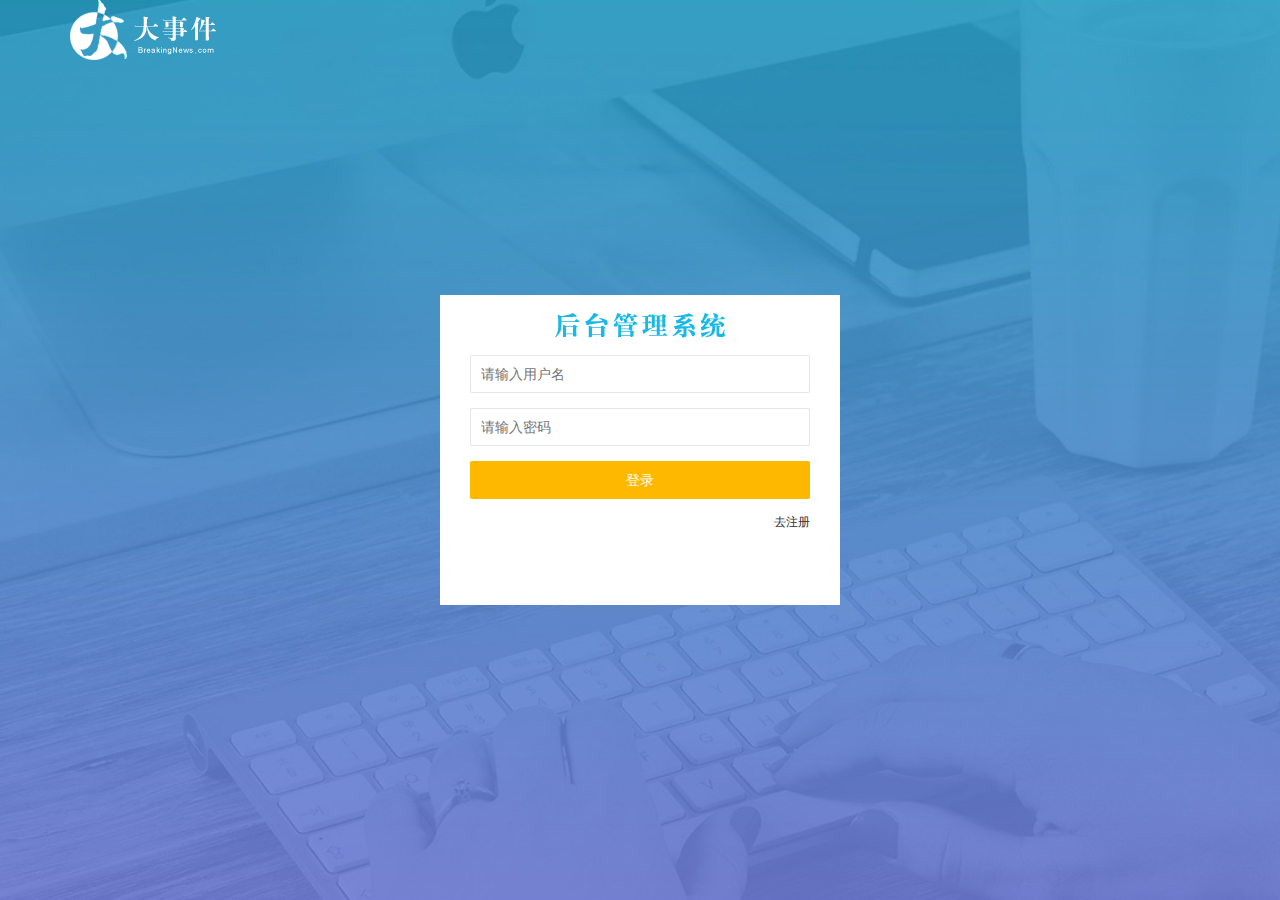
<file: login.html>
<!DOCTYPE html>
<html lang="en">

<head>
    <meta charset="UTF-8" />
    <meta name="viewport" content="width=device-width, initial-scale=1.0" />
    <title>大事件-登录/注册</title>
    <!-- 导入 LayUI 的样式 -->
    <link rel="stylesheet" href="./assets/lib/layui/css/layui.css" />

    <link rel="stylesheet" href="./assets/css/login.css" />
</head>

<body>
    <!-- 头部的 Logo 区域 -->
    <div class="layui-main">
        <img src="./assets/images/logo.png" alt="" />
    </div>
    <!-- 登录区域 -->
    <div class="loginAndRegBox">
        <div class="title-box"></div>
        <div class="login-box">
            <form class="layui-form login-layui-form" action="">
                <div class="layui-form-item">
                    <input type="text" name="username" required lay-verify="required" placeholder="请输入用户名"
                        autocomplete="off" class="layui-input">
                </div>
                <div class="layui-form-item">
                    <input type="text" name="password" required lay-verify="required|pwd" placeholder="请输入密码"
                        autocomplete="off" class="layui-input">
                </div>
                <div class="layui-form-item">
                    <button class="layui-btn layui-btn-fluid layui-btn-warm login_btn" lay-submit
                        lay-filter="formDemo">登录</button>
                </div>
                <div class="layui-form-item links">
                    <a href="javascript:;" id="link_reg">去注册</a>
                </div>
            </form>
        </div>
        <!-- 注册区域 -->
        <div class="reg-box" style="display: none;">
            <form class="layui-form reg-layui-form" action="">
                <div class="layui-form-item">
                    <input type="text" name="username" required lay-verify="required" placeholder="请输入用户名"
                        autocomplete="off" class="layui-input">
                </div>
                <div class="layui-form-item">

                    <input type="text" name="password" required lay-verify="required|pwd" placeholder="请输入密码"
                        autocomplete="off" class="layui-input oldpwd">
                </div>
                <div class="layui-form-item">
                    <input type="text" name="repassword" required lay-verify="required|samepwd" placeholder="请确认密码"
                        autocomplete="off" class="layui-input newpwd">
                </div>
                <div class="layui-form-item">
                    <button class="layui-btn layui-btn-fluid layui-btn-warm reg_btn" lay-submit
                        lay-filter="formDemo">注册</button>
                </div>
                <div class="layui-form-item links">
                    <a href="javascript:;" id="link_login">去登录</a>
                </div>
            </form>
        </div>
    </div>
    <script src="./assets/lib/layui/layui.all.js"></script>
    <script src="./assets/lib/jquery.js"></script>
    <script src="./assets/js/login.js"></script>
</body>

</html>
</file>
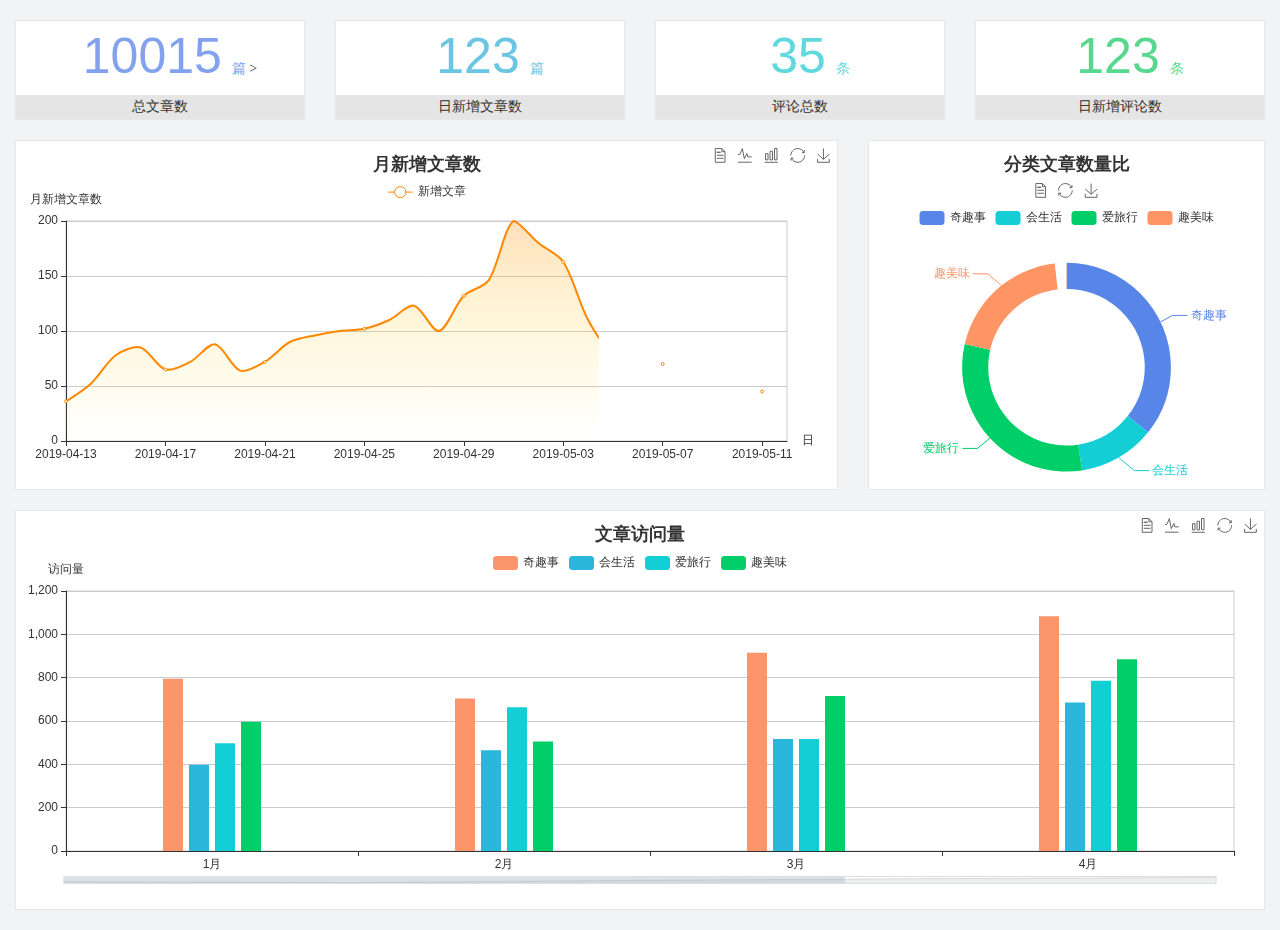
<file: home/dashboard.html>
<!DOCTYPE html>
<html lang="en">

<head>
  <meta charset="UTF-8">
  <meta name="viewport" content="width=device-width, initial-scale=1.0">
  <meta http-equiv="X-UA-Compatible" content="ie=edge">
  <title>图表统计</title>
  <link rel="stylesheet" href="../assets/lib/bootstrap.css" />
  <link rel="stylesheet" href="../assets/lib/main.css" />
  <script src="../assets/lib/jquery.js"></script>
  <script type="text/javascript" src="../assets/lib/echarts.min.js"></script>
</head>

<body>
  <div class="container-fluid">
    <div class="row spannel_list">
      <div class="col-sm-3 col-xs-6">
        <div class="spannel">
          <em>10015</em><span>篇</span>
          <b>总文章数</b>>
        </div>
      </div>
      <div class="col-sm-3 col-xs-6">
        <div class="spannel scolor01">
          <em>123</em><span>篇</span>
          <b>日新增文章数</b>
        </div>
      </div>
      <div class="col-sm-3 col-xs-6">
        <div class="spannel scolor02">
          <em>35</em><span>条</span>
          <b>评论总数</b>
        </div>
      </div>
      <div class="col-sm-3 col-xs-6">
        <div class="spannel scolor03">
          <em>123</em><span>条</span>
          <b>日新增评论数</b>
        </div>
      </div>
    </div>
  </div>

  <div class="container-fluid">
    <div class="row curve-pie">
      <div class="col-lg-8 col-md-8">
        <div class="gragh_pannel" id="curve_show"></div>
      </div>
      <div class="col-lg-4 col-md-4">
        <div class="gragh_pannel" id="pie_show"></div>
      </div>
    </div>
  </div>

  <div class="container-fluid">
    <div class="column_pannel" id="column_show"></div>
  </div>

  <script>
    var oChart = echarts.init(document.getElementById('curve_show'));
    var aList_all = [
      { 'count': 36, 'date': '2019-04-13' },
      { 'count': 52, 'date': '2019-04-14' },
      { 'count': 78, 'date': '2019-04-15' },
      { 'count': 85, 'date': '2019-04-16' },
      { 'count': 65, 'date': '2019-04-17' },
      { 'count': 72, 'date': '2019-04-18' },
      { 'count': 88, 'date': '2019-04-19' },
      { 'count': 64, 'date': '2019-04-20' },
      { 'count': 72, 'date': '2019-04-21' },
      { 'count': 90, 'date': '2019-04-22' },
      { 'count': 96, 'date': '2019-04-23' },
      { 'count': 100, 'date': '2019-04-24' },
      { 'count': 102, 'date': '2019-04-25' },
      { 'count': 110, 'date': '2019-04-26' },
      { 'count': 123, 'date': '2019-04-27' },
      { 'count': 100, 'date': '2019-04-28' },
      { 'count': 132, 'date': '2019-04-29' },
      { 'count': 146, 'date': '2019-04-30' },
      { 'count': 200, 'date': '2019-05-01' },
      { 'count': 180, 'date': '2019-05-02' },
      { 'count': 163, 'date': '2019-05-03' },
      { 'count': 110, 'date': '2019-05-04' },
      { 'count': 80, 'date': '2019-05-05' },
      { 'count': 82, 'date': '2019-05-06' },
      { 'count': 70, 'date': '2019-05-07' },
      { 'count': 65, 'date': '2019-05-08' },
      { 'count': 54, 'date': '2019-05-09' },
      { 'count': 40, 'date': '2019-05-10' },
      { 'count': 45, 'date': '2019-05-11' },
      { 'count': 38, 'date': '2019-05-12' },
    ];

    let aCount = [];
    let aDate = [];

    for (var i = 0; i < aList_all.length; i++) {
      aCount.push(aList_all[i].count);
      aDate.push(aList_all[i].date);
    }

    var chartopt = {
      title: {
        text: '月新增文章数',
        left: 'center',
        top: '10'
      },
      tooltip: {
        trigger: 'axis'
      },
      legend: {
        data: ['新增文章'],
        top: '40'
      },
      toolbox: {
        show: true,
        feature: {
          mark: { show: true },
          dataView: { show: true, readOnly: false },
          magicType: { show: true, type: ['line', 'bar'] },
          restore: { show: true },
          saveAsImage: { show: true }
        }
      },
      calculable: true,
      xAxis: [
        {
          name: '日',
          type: 'category',
          boundaryGap: false,
          data: aDate
        }
      ],
      yAxis: [
        {
          name: '月新增文章数',
          type: 'value'
        }
      ],
      series: [
        {
          name: '新增文章',
          type: 'line',
          smooth: true,
          itemStyle: { normal: { areaStyle: { type: 'default' }, color: '#f80' }, lineStyle: { color: '#f80' } },
          data: aCount
        }],
      areaStyle: {
        normal: {
          color: new echarts.graphic.LinearGradient(0, 0, 0, 1, [{
            offset: 0,
            color: 'rgba(255,136,0,0.39)'
          }, {
            offset: .34,
            color: 'rgba(255,180,0,0.25)'
          }, {
            offset: 1,
            color: 'rgba(255,222,0,0.00)'
          }])

        }
      },
      grid: {
        show: true,
        x: 50,
        x2: 50,
        y: 80,
        height: 220
      }
    };

    oChart.setOption(chartopt);


    var oPie = echarts.init(document.getElementById('pie_show'));
    var oPieopt =
    {
      title: {
        top: 10,
        text: '分类文章数量比',
        x: 'center'
      },
      tooltip: {
        trigger: 'item',
        formatter: "{a} <br/>{b} : {c} ({d}%)"
      },
      color: ['#5885e8', '#13cfd5', '#00ce68', '#ff9565'],
      legend: {
        x: 'center',
        top: 65,
        data: ['奇趣事', '会生活', '爱旅行', '趣美味']
      },
      toolbox: {
        show: true,
        x: 'center',
        top: 35,
        feature: {
          mark: { show: true },
          dataView: { show: true, readOnly: false },
          magicType: {
            show: true,
            type: ['pie', 'funnel'],
            option: {
              funnel: {
                x: '25%',
                width: '50%',
                funnelAlign: 'left',
                max: 1548
              }
            }
          },
          restore: { show: true },
          saveAsImage: { show: true }
        }
      },
      calculable: true,
      series: [
        {
          name: '访问来源',
          type: 'pie',
          radius: ['45%', '60%'],
          center: ['50%', '65%'],
          data: [
            { value: 300, name: '奇趣事' },
            { value: 100, name: '会生活' },
            { value: 260, name: '爱旅行' },
            { value: 180, name: '趣美味' }
          ]
        }
      ]
    };
    oPie.setOption(oPieopt);



    var oColumn = this.echarts.init(document.getElementById('column_show'));
    var oColumnopt =
    {
      title: {
        text: '文章访问量',
        left: 'center',
        top: '10'
      },
      tooltip: {
        trigger: 'axis'
      },
      legend: {
        data: ['奇趣事', '会生活', '爱旅行', '趣美味'],
        top: '40'
      },
      toolbox: {
        show: true,
        feature: {
          mark: { show: true },
          dataView: { show: true, readOnly: false },
          magicType: { show: true, type: ['line', 'bar'] },
          restore: { show: true },
          saveAsImage: { show: true }
        }
      },
      calculable: true,
      xAxis: [
        {
          type: 'category',
          data: ['1月', '2月', '3月', '4月', '5月']
        }
      ],
      yAxis: [
        {
          name: '访问量',
          type: 'value'
        }
      ],
      series: [
        {
          name: '奇趣事',
          type: 'bar',
          barWidth: 20,
          itemStyle: {
            normal: { areaStyle: { type: 'default' }, color: '#fd956a' }
          },
          data: [800, 708, 920, 1090, 1200]
        },
        {
          name: '会生活',
          type: 'bar',
          barWidth: 20,
          itemStyle: {
            normal: { areaStyle: { type: 'default' }, color: '#2bb6db' }
          },
          data: [400, 468, 520, 690, 800]
        },
        {
          name: '爱旅行',
          type: 'bar',
          barWidth: 20,
          itemStyle: {
            normal: { areaStyle: { type: 'default' }, color: '#13cfd5' }
          },
          data: [500, 668, 520, 790, 900]
        },
        {
          name: '趣美味',
          type: 'bar',
          barWidth: 20,
          itemStyle: {
            normal: { areaStyle: { type: 'default' }, color: '#00ce68' }
          },
          data: [600, 508, 720, 890, 1000]
        }
      ],
      grid: {
        show: true,
        x: 50,
        x2: 30,
        y: 80,
        height: 260
      },
      dataZoom: [//给x轴设置滚动条
        {
          start: 0,//默认为0
          end: 100 - 1000 / 31,//默认为100
          type: 'slider',
          show: true,
          xAxisIndex: [0],
          handleSize: 0,//滑动条的 左右2个滑动条的大小
          height: 8,//组件高度
          left: 45, //左边的距离
          right: 50,//右边的距离
          bottom: 26,//右边的距离
          handleColor: '#ddd',//h滑动图标的颜色
          handleStyle: {
            borderColor: "#cacaca",
            borderWidth: "1",
            shadowBlur: 2,
            background: "#ddd",
            shadowColor: "#ddd",
          }
        }]
    };
    oColumn.setOption(oColumnopt);
  </script>
</body>

</html>
</file>
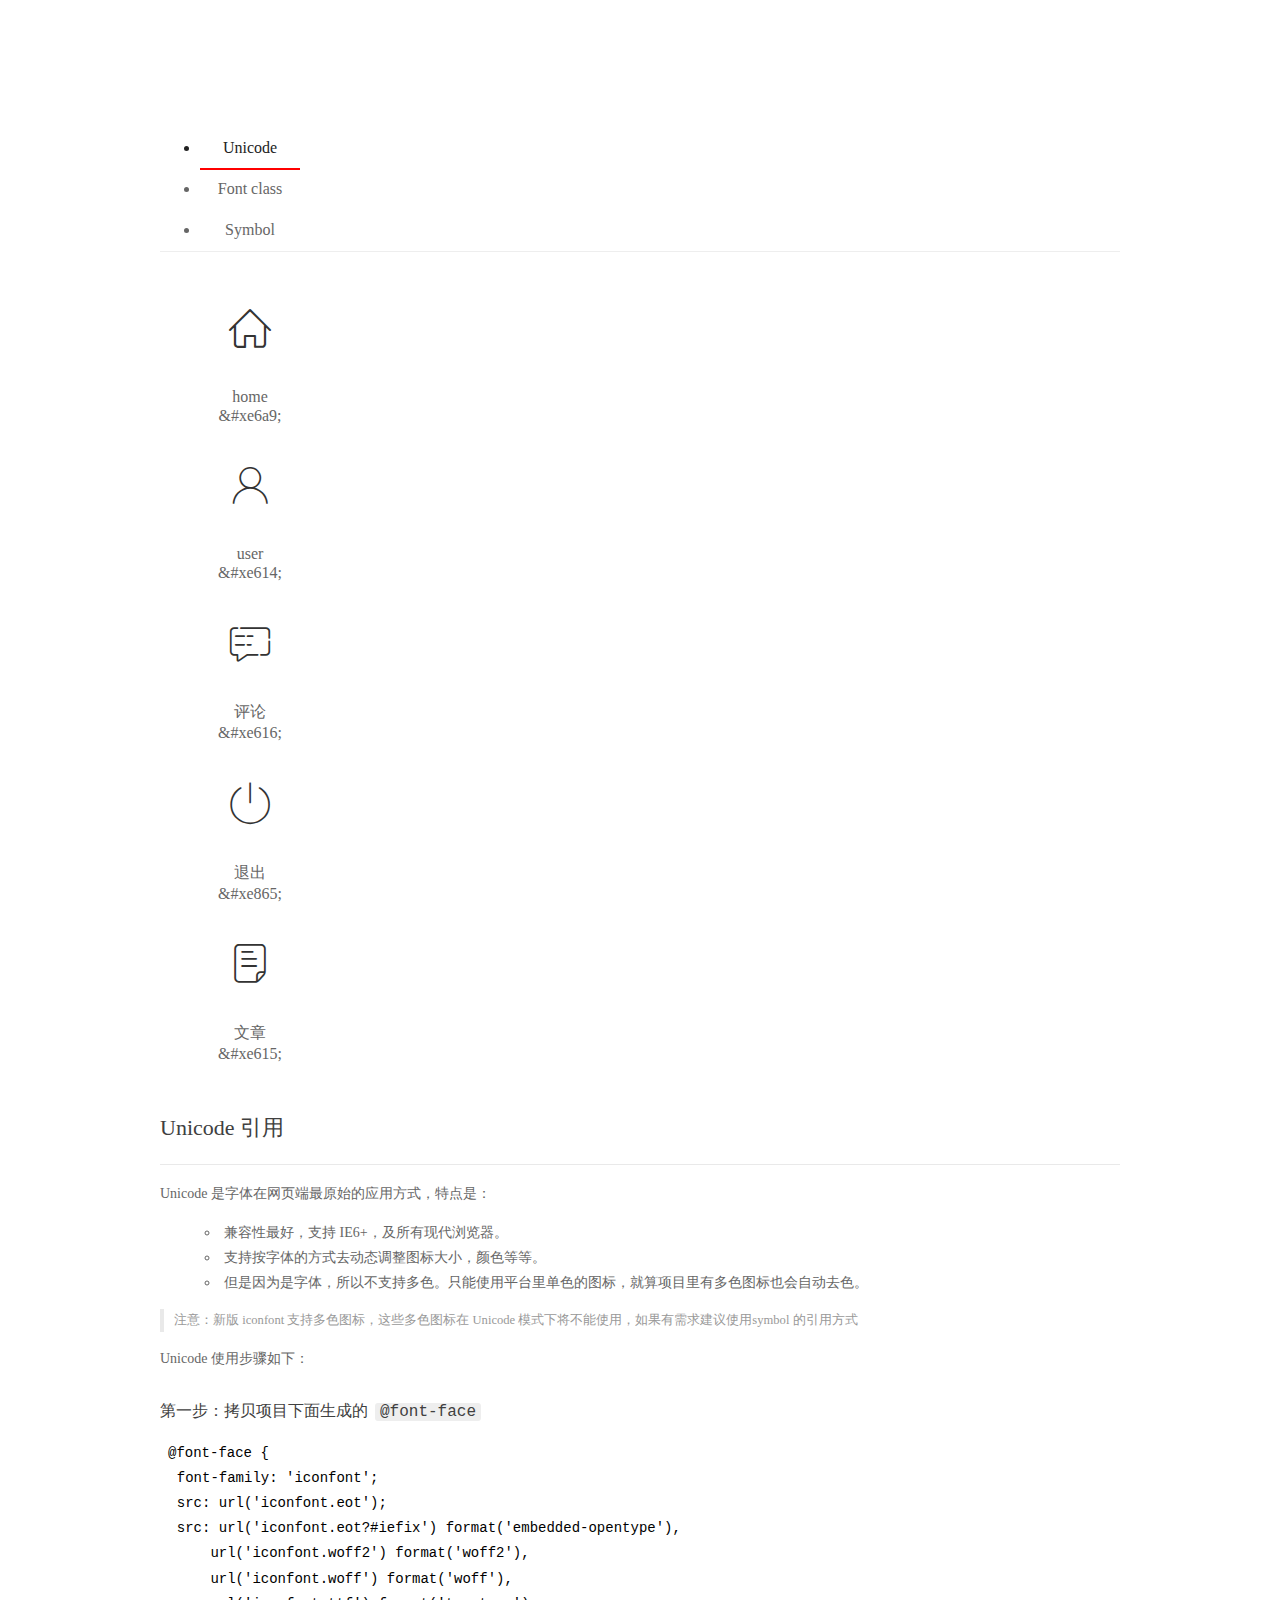
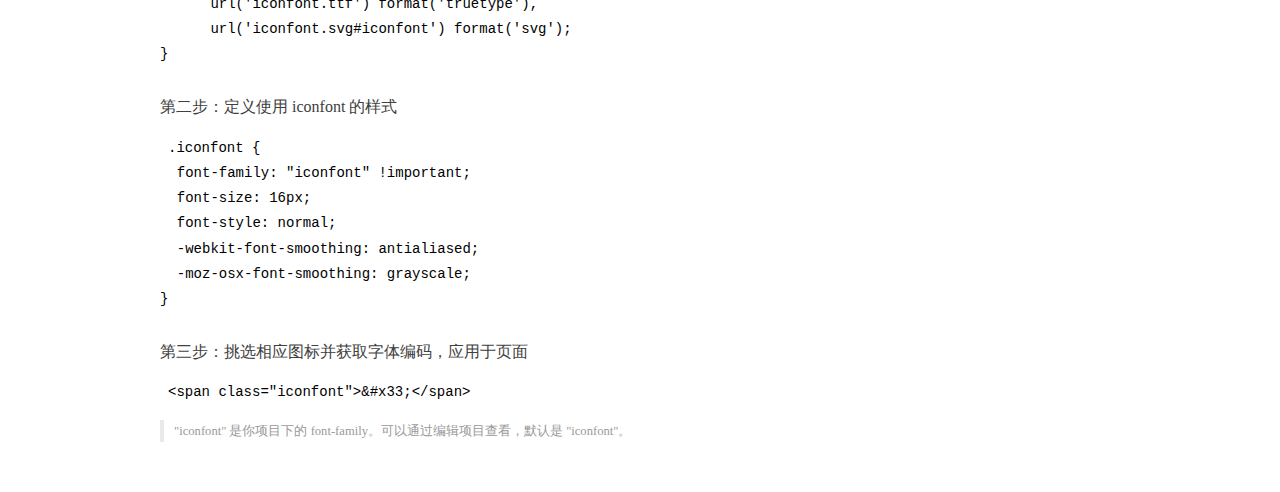
<file: assets/fonts/demo_index.html>
<!DOCTYPE html>
<html>
<head>
  <meta charset="utf-8"/>
  <title>IconFont Demo</title>
  <link rel="shortcut icon" href="https://gtms04.alicdn.com/tps/i4/TB1_oz6GVXXXXaFXpXXJDFnIXXX-64-64.ico" type="image/x-icon"/>
  <link rel="stylesheet" href="https://g.alicdn.com/thx/cube/1.3.2/cube.min.css">
  <link rel="stylesheet" href="demo.css">
  <link rel="stylesheet" href="iconfont.css">
  <script src="iconfont.js"></script>
  <!-- jQuery -->
  <script src="https://a1.alicdn.com/oss/uploads/2018/12/26/7bfddb60-08e8-11e9-9b04-53e73bb6408b.js"></script>
  <!-- 代码高亮 -->
  <script src="https://a1.alicdn.com/oss/uploads/2018/12/26/a3f714d0-08e6-11e9-8a15-ebf944d7534c.js"></script>
</head>
<body>
  <div class="main">
    <h1 class="logo"><a href="https://www.iconfont.cn/" title="iconfont 首页" target="_blank">&#xe86b;</a></h1>
    <div class="nav-tabs">
      <ul id="tabs" class="dib-box">
        <li class="dib active"><span>Unicode</span></li>
        <li class="dib"><span>Font class</span></li>
        <li class="dib"><span>Symbol</span></li>
      </ul>
      
    </div>
    <div class="tab-container">
      <div class="content unicode" style="display: block;">
          <ul class="icon_lists dib-box">
          
            <li class="dib">
              <span class="icon iconfont">&#xe6a9;</span>
                <div class="name">home</div>
                <div class="code-name">&amp;#xe6a9;</div>
              </li>
          
            <li class="dib">
              <span class="icon iconfont">&#xe614;</span>
                <div class="name">user</div>
                <div class="code-name">&amp;#xe614;</div>
              </li>
          
            <li class="dib">
              <span class="icon iconfont">&#xe616;</span>
                <div class="name">评论</div>
                <div class="code-name">&amp;#xe616;</div>
              </li>
          
            <li class="dib">
              <span class="icon iconfont">&#xe865;</span>
                <div class="name">退出</div>
                <div class="code-name">&amp;#xe865;</div>
              </li>
          
            <li class="dib">
              <span class="icon iconfont">&#xe615;</span>
                <div class="name">文章</div>
                <div class="code-name">&amp;#xe615;</div>
              </li>
          
          </ul>
          <div class="article markdown">
          <h2 id="unicode-">Unicode 引用</h2>
          <hr>

          <p>Unicode 是字体在网页端最原始的应用方式，特点是：</p>
          <ul>
            <li>兼容性最好，支持 IE6+，及所有现代浏览器。</li>
            <li>支持按字体的方式去动态调整图标大小，颜色等等。</li>
            <li>但是因为是字体，所以不支持多色。只能使用平台里单色的图标，就算项目里有多色图标也会自动去色。</li>
          </ul>
          <blockquote>
            <p>注意：新版 iconfont 支持多色图标，这些多色图标在 Unicode 模式下将不能使用，如果有需求建议使用symbol 的引用方式</p>
          </blockquote>
          <p>Unicode 使用步骤如下：</p>
          <h3 id="-font-face">第一步：拷贝项目下面生成的 <code>@font-face</code></h3>
<pre><code class="language-css"
>@font-face {
  font-family: 'iconfont';
  src: url('iconfont.eot');
  src: url('iconfont.eot?#iefix') format('embedded-opentype'),
      url('iconfont.woff2') format('woff2'),
      url('iconfont.woff') format('woff'),
      url('iconfont.ttf') format('truetype'),
      url('iconfont.svg#iconfont') format('svg');
}
</code></pre>
          <h3 id="-iconfont-">第二步：定义使用 iconfont 的样式</h3>
<pre><code class="language-css"
>.iconfont {
  font-family: "iconfont" !important;
  font-size: 16px;
  font-style: normal;
  -webkit-font-smoothing: antialiased;
  -moz-osx-font-smoothing: grayscale;
}
</code></pre>
          <h3 id="-">第三步：挑选相应图标并获取字体编码，应用于页面</h3>
<pre>
<code class="language-html"
>&lt;span class="iconfont"&gt;&amp;#x33;&lt;/span&gt;
</code></pre>
          <blockquote>
            <p>"iconfont" 是你项目下的 font-family。可以通过编辑项目查看，默认是 "iconfont"。</p>
          </blockquote>
          </div>
      </div>
      <div class="content font-class">
        <ul class="icon_lists dib-box">
          
          <li class="dib">
            <span class="icon iconfont icon-home"></span>
            <div class="name">
              home
            </div>
            <div class="code-name">.icon-home
            </div>
          </li>
          
          <li class="dib">
            <span class="icon iconfont icon-user"></span>
            <div class="name">
              user
            </div>
            <div class="code-name">.icon-user
            </div>
          </li>
          
          <li class="dib">
            <span class="icon iconfont icon-pinglun"></span>
            <div class="name">
              评论
            </div>
            <div class="code-name">.icon-pinglun
            </div>
          </li>
          
          <li class="dib">
            <span class="icon iconfont icon-tuichu"></span>
            <div class="name">
              退出
            </div>
            <div class="code-name">.icon-tuichu
            </div>
          </li>
          
          <li class="dib">
            <span class="icon iconfont icon-16"></span>
            <div class="name">
              文章
            </div>
            <div class="code-name">.icon-16
            </div>
          </li>
          
        </ul>
        <div class="article markdown">
        <h2 id="font-class-">font-class 引用</h2>
        <hr>

        <p>font-class 是 Unicode 使用方式的一种变种，主要是解决 Unicode 书写不直观，语意不明确的问题。</p>
        <p>与 Unicode 使用方式相比，具有如下特点：</p>
        <ul>
          <li>兼容性良好，支持 IE8+，及所有现代浏览器。</li>
          <li>相比于 Unicode 语意明确，书写更直观。可以很容易分辨这个 icon 是什么。</li>
          <li>因为使用 class 来定义图标，所以当要替换图标时，只需要修改 class 里面的 Unicode 引用。</li>
          <li>不过因为本质上还是使用的字体，所以多色图标还是不支持的。</li>
        </ul>
        <p>使用步骤如下：</p>
        <h3 id="-fontclass-">第一步：引入项目下面生成的 fontclass 代码：</h3>
<pre><code class="language-html">&lt;link rel="stylesheet" href="./iconfont.css"&gt;
</code></pre>
        <h3 id="-">第二步：挑选相应图标并获取类名，应用于页面：</h3>
<pre><code class="language-html">&lt;span class="iconfont icon-xxx"&gt;&lt;/span&gt;
</code></pre>
        <blockquote>
          <p>"
            iconfont" 是你项目下的 font-family。可以通过编辑项目查看，默认是 "iconfont"。</p>
        </blockquote>
      </div>
      </div>
      <div class="content symbol">
          <ul class="icon_lists dib-box">
          
            <li class="dib">
                <svg class="icon svg-icon" aria-hidden="true">
                  <use xlink:href="#icon-home"></use>
                </svg>
                <div class="name">home</div>
                <div class="code-name">#icon-home</div>
            </li>
          
            <li class="dib">
                <svg class="icon svg-icon" aria-hidden="true">
                  <use xlink:href="#icon-user"></use>
                </svg>
                <div class="name">user</div>
                <div class="code-name">#icon-user</div>
            </li>
          
            <li class="dib">
                <svg class="icon svg-icon" aria-hidden="true">
                  <use xlink:href="#icon-pinglun"></use>
                </svg>
                <div class="name">评论</div>
                <div class="code-name">#icon-pinglun</div>
            </li>
          
            <li class="dib">
                <svg class="icon svg-icon" aria-hidden="true">
                  <use xlink:href="#icon-tuichu"></use>
                </svg>
                <div class="name">退出</div>
                <div class="code-name">#icon-tuichu</div>
            </li>
          
            <li class="dib">
                <svg class="icon svg-icon" aria-hidden="true">
                  <use xlink:href="#icon-16"></use>
                </svg>
                <div class="name">文章</div>
                <div class="code-name">#icon-16</div>
            </li>
          
          </ul>
          <div class="article markdown">
          <h2 id="symbol-">Symbol 引用</h2>
          <hr>

          <p>这是一种全新的使用方式，应该说这才是未来的主流，也是平台目前推荐的用法。相关介绍可以参考这篇<a href="">文章</a>
            这种用法其实是做了一个 SVG 的集合，与另外两种相比具有如下特点：</p>
          <ul>
            <li>支持多色图标了，不再受单色限制。</li>
            <li>通过一些技巧，支持像字体那样，通过 <code>font-size</code>, <code>color</code> 来调整样式。</li>
            <li>兼容性较差，支持 IE9+，及现代浏览器。</li>
            <li>浏览器渲染 SVG 的性能一般，还不如 png。</li>
          </ul>
          <p>使用步骤如下：</p>
          <h3 id="-symbol-">第一步：引入项目下面生成的 symbol 代码：</h3>
<pre><code class="language-html">&lt;script src="./iconfont.js"&gt;&lt;/script&gt;
</code></pre>
          <h3 id="-css-">第二步：加入通用 CSS 代码（引入一次就行）：</h3>
<pre><code class="language-html">&lt;style&gt;
.icon {
  width: 1em;
  height: 1em;
  vertical-align: -0.15em;
  fill: currentColor;
  overflow: hidden;
}
&lt;/style&gt;
</code></pre>
          <h3 id="-">第三步：挑选相应图标并获取类名，应用于页面：</h3>
<pre><code class="language-html">&lt;svg class="icon" aria-hidden="true"&gt;
  &lt;use xlink:href="#icon-xxx"&gt;&lt;/use&gt;
&lt;/svg&gt;
</code></pre>
          </div>
      </div>

    </div>
  </div>
  <script>
  $(document).ready(function () {
      $('.tab-container .content:first').show()

      $('#tabs li').click(function (e) {
        var tabContent = $('.tab-container .content')
        var index = $(this).index()

        if ($(this).hasClass('active')) {
          return
        } else {
          $('#tabs li').removeClass('active')
          $(this).addClass('active')

          tabContent.hide().eq(index).fadeIn()
        }
      })
    })
  </script>
</body>
</html>
</file>
<file: assets/lib/layui/css/layui.css>
/** layui-v2.5.5 MIT License By https://www.layui.com */
 .layui-inline,img{display:inline-block;vertical-align:middle}h1,h2,h3,h4,h5,h6{font-weight:400}.layui-edge,.layui-header,.layui-inline,.layui-main{position:relative}.layui-body,.layui-edge,.layui-elip{overflow:hidden}.layui-btn,.layui-edge,.layui-inline,img{vertical-align:middle}.layui-btn,.layui-disabled,.layui-icon,.layui-unselect{-moz-user-select:none;-webkit-user-select:none;-ms-user-select:none}.layui-elip,.layui-form-checkbox span,.layui-form-pane .layui-form-label{text-overflow:ellipsis;white-space:nowrap}.layui-breadcrumb,.layui-tree-btnGroup{visibility:hidden}blockquote,body,button,dd,div,dl,dt,form,h1,h2,h3,h4,h5,h6,input,li,ol,p,pre,td,textarea,th,ul{margin:0;padding:0;-webkit-tap-highlight-color:rgba(0,0,0,0)}a:active,a:hover{outline:0}img{border:none}li{list-style:none}table{border-collapse:collapse;border-spacing:0}h4,h5,h6{font-size:100%}button,input,optgroup,option,select,textarea{font-family:inherit;font-size:inherit;font-style:inherit;font-weight:inherit;outline:0}pre{white-space:pre-wrap;white-space:-moz-pre-wrap;white-space:-pre-wrap;white-space:-o-pre-wrap;word-wrap:break-word}body{line-height:24px;font:14px Helvetica Neue,Helvetica,PingFang SC,Tahoma,Arial,sans-serif}hr{height:1px;margin:10px 0;border:0;clear:both}a{color:#333;text-decoration:none}a:hover{color:#777}a cite{font-style:normal;*cursor:pointer}.layui-border-box,.layui-border-box *{box-sizing:border-box}.layui-box,.layui-box *{box-sizing:content-box}.layui-clear{clear:both;*zoom:1}.layui-clear:after{content:'\20';clear:both;*zoom:1;display:block;height:0}.layui-inline{*display:inline;*zoom:1}.layui-edge{display:inline-block;width:0;height:0;border-width:6px;border-style:dashed;border-color:transparent}.layui-edge-top{top:-4px;border-bottom-color:#999;border-bottom-style:solid}.layui-edge-right{border-left-color:#999;border-left-style:solid}.layui-edge-bottom{top:2px;border-top-color:#999;border-top-style:solid}.layui-edge-left{border-right-color:#999;border-right-style:solid}.layui-disabled,.layui-disabled:hover{color:#d2d2d2!important;cursor:not-allowed!important}.layui-circle{border-radius:100%}.layui-show{display:block!important}.layui-hide{display:none!important}@font-face{font-family:layui-icon;src:url(../font/iconfont.eot?v=250);src:url(../font/iconfont.eot?v=250#iefix) format('embedded-opentype'),url(../font/iconfont.woff2?v=250) format('woff2'),url(../font/iconfont.woff?v=250) format('woff'),url(../font/iconfont.ttf?v=250) format('truetype'),url(../font/iconfont.svg?v=250#layui-icon) format('svg')}.layui-icon{font-family:layui-icon!important;font-size:16px;font-style:normal;-webkit-font-smoothing:antialiased;-moz-osx-font-smoothing:grayscale}.layui-icon-reply-fill:before{content:"\e611"}.layui-icon-set-fill:before{content:"\e614"}.layui-icon-menu-fill:before{content:"\e60f"}.layui-icon-search:before{content:"\e615"}.layui-icon-share:before{content:"\e641"}.layui-icon-set-sm:before{content:"\e620"}.layui-icon-engine:before{content:"\e628"}.layui-icon-close:before{content:"\1006"}.layui-icon-close-fill:before{content:"\1007"}.layui-icon-chart-screen:before{content:"\e629"}.layui-icon-star:before{content:"\e600"}.layui-icon-circle-dot:before{content:"\e617"}.layui-icon-chat:before{content:"\e606"}.layui-icon-release:before{content:"\e609"}.layui-icon-list:before{content:"\e60a"}.layui-icon-chart:before{content:"\e62c"}.layui-icon-ok-circle:before{content:"\1005"}.layui-icon-layim-theme:before{content:"\e61b"}.layui-icon-table:before{content:"\e62d"}.layui-icon-right:before{content:"\e602"}.layui-icon-left:before{content:"\e603"}.layui-icon-cart-simple:before{content:"\e698"}.layui-icon-face-cry:before{content:"\e69c"}.layui-icon-face-smile:before{content:"\e6af"}.layui-icon-survey:before{content:"\e6b2"}.layui-icon-tree:before{content:"\e62e"}.layui-icon-upload-circle:before{content:"\e62f"}.layui-icon-add-circle:before{content:"\e61f"}.layui-icon-download-circle:before{content:"\e601"}.layui-icon-templeate-1:before{content:"\e630"}.layui-icon-util:before{content:"\e631"}.layui-icon-face-surprised:before{content:"\e664"}.layui-icon-edit:before{content:"\e642"}.layui-icon-speaker:before{content:"\e645"}.layui-icon-down:before{content:"\e61a"}.layui-icon-file:before{content:"\e621"}.layui-icon-layouts:before{content:"\e632"}.layui-icon-rate-half:before{content:"\e6c9"}.layui-icon-add-circle-fine:before{content:"\e608"}.layui-icon-prev-circle:before{content:"\e633"}.layui-icon-read:before{content:"\e705"}.layui-icon-404:before{content:"\e61c"}.layui-icon-carousel:before{content:"\e634"}.layui-icon-help:before{content:"\e607"}.layui-icon-code-circle:before{content:"\e635"}.layui-icon-water:before{content:"\e636"}.layui-icon-username:before{content:"\e66f"}.layui-icon-find-fill:before{content:"\e670"}.layui-icon-about:before{content:"\e60b"}.layui-icon-location:before{content:"\e715"}.layui-icon-up:before{content:"\e619"}.layui-icon-pause:before{content:"\e651"}.layui-icon-date:before{content:"\e637"}.layui-icon-layim-uploadfile:before{content:"\e61d"}.layui-icon-delete:before{content:"\e640"}.layui-icon-play:before{content:"\e652"}.layui-icon-top:before{content:"\e604"}.layui-icon-friends:before{content:"\e612"}.layui-icon-refresh-3:before{content:"\e9aa"}.layui-icon-ok:before{content:"\e605"}.layui-icon-layer:before{content:"\e638"}.layui-icon-face-smile-fine:before{content:"\e60c"}.layui-icon-dollar:before{content:"\e659"}.layui-icon-group:before{content:"\e613"}.layui-icon-layim-download:before{content:"\e61e"}.layui-icon-picture-fine:before{content:"\e60d"}.layui-icon-link:before{content:"\e64c"}.layui-icon-diamond:before{content:"\e735"}.layui-icon-log:before{content:"\e60e"}.layui-icon-rate-solid:before{content:"\e67a"}.layui-icon-fonts-del:before{content:"\e64f"}.layui-icon-unlink:before{content:"\e64d"}.layui-icon-fonts-clear:before{content:"\e639"}.layui-icon-triangle-r:before{content:"\e623"}.layui-icon-circle:before{content:"\e63f"}.layui-icon-radio:before{content:"\e643"}.layui-icon-align-center:before{content:"\e647"}.layui-icon-align-right:before{content:"\e648"}.layui-icon-align-left:before{content:"\e649"}.layui-icon-loading-1:before{content:"\e63e"}.layui-icon-return:before{content:"\e65c"}.layui-icon-fonts-strong:before{content:"\e62b"}.layui-icon-upload:before{content:"\e67c"}.layui-icon-dialogue:before{content:"\e63a"}.layui-icon-video:before{content:"\e6ed"}.layui-icon-headset:before{content:"\e6fc"}.layui-icon-cellphone-fine:before{content:"\e63b"}.layui-icon-add-1:before{content:"\e654"}.layui-icon-face-smile-b:before{content:"\e650"}.layui-icon-fonts-html:before{content:"\e64b"}.layui-icon-form:before{content:"\e63c"}.layui-icon-cart:before{content:"\e657"}.layui-icon-camera-fill:before{content:"\e65d"}.layui-icon-tabs:before{content:"\e62a"}.layui-icon-fonts-code:before{content:"\e64e"}.layui-icon-fire:before{content:"\e756"}.layui-icon-set:before{content:"\e716"}.layui-icon-fonts-u:before{content:"\e646"}.layui-icon-triangle-d:before{content:"\e625"}.layui-icon-tips:before{content:"\e702"}.layui-icon-picture:before{content:"\e64a"}.layui-icon-more-vertical:before{content:"\e671"}.layui-icon-flag:before{content:"\e66c"}.layui-icon-loading:before{content:"\e63d"}.layui-icon-fonts-i:before{content:"\e644"}.layui-icon-refresh-1:before{content:"\e666"}.layui-icon-rmb:before{content:"\e65e"}.layui-icon-home:before{content:"\e68e"}.layui-icon-user:before{content:"\e770"}.layui-icon-notice:before{content:"\e667"}.layui-icon-login-weibo:before{content:"\e675"}.layui-icon-voice:before{content:"\e688"}.layui-icon-upload-drag:before{content:"\e681"}.layui-icon-login-qq:before{content:"\e676"}.layui-icon-snowflake:before{content:"\e6b1"}.layui-icon-file-b:before{content:"\e655"}.layui-icon-template:before{content:"\e663"}.layui-icon-auz:before{content:"\e672"}.layui-icon-console:before{content:"\e665"}.layui-icon-app:before{content:"\e653"}.layui-icon-prev:before{content:"\e65a"}.layui-icon-website:before{content:"\e7ae"}.layui-icon-next:before{content:"\e65b"}.layui-icon-component:before{content:"\e857"}.layui-icon-more:before{content:"\e65f"}.layui-icon-login-wechat:before{content:"\e677"}.layui-icon-shrink-right:before{content:"\e668"}.layui-icon-spread-left:before{content:"\e66b"}.layui-icon-camera:before{content:"\e660"}.layui-icon-note:before{content:"\e66e"}.layui-icon-refresh:before{content:"\e669"}.layui-icon-female:before{content:"\e661"}.layui-icon-male:before{content:"\e662"}.layui-icon-password:before{content:"\e673"}.layui-icon-senior:before{content:"\e674"}.layui-icon-theme:before{content:"\e66a"}.layui-icon-tread:before{content:"\e6c5"}.layui-icon-praise:before{content:"\e6c6"}.layui-icon-star-fill:before{content:"\e658"}.layui-icon-rate:before{content:"\e67b"}.layui-icon-template-1:before{content:"\e656"}.layui-icon-vercode:before{content:"\e679"}.layui-icon-cellphone:before{content:"\e678"}.layui-icon-screen-full:before{content:"\e622"}.layui-icon-screen-restore:before{content:"\e758"}.layui-icon-cols:before{content:"\e610"}.layui-icon-export:before{content:"\e67d"}.layui-icon-print:before{content:"\e66d"}.layui-icon-slider:before{content:"\e714"}.layui-icon-addition:before{content:"\e624"}.layui-icon-subtraction:before{content:"\e67e"}.layui-icon-service:before{content:"\e626"}.layui-icon-transfer:before{content:"\e691"}.layui-main{width:1140px;margin:0 auto}.layui-header{z-index:1000;height:60px}.layui-header a:hover{transition:all .5s;-webkit-transition:all .5s}.layui-side{position:fixed;left:0;top:0;bottom:0;z-index:999;width:200px;overflow-x:hidden}.layui-side-scroll{position:relative;width:220px;height:100%;overflow-x:hidden}.layui-body{position:absolute;left:200px;right:0;top:0;bottom:0;z-index:998;width:auto;overflow-y:auto;box-sizing:border-box}.layui-layout-body{overflow:hidden}.layui-layout-admin .layui-header{background-color:#23262E}.layui-layout-admin .layui-side{top:60px;width:200px;overflow-x:hidden}.layui-layout-admin .layui-body{position:fixed;top:60px;bottom:44px}.layui-layout-admin .layui-main{width:auto;margin:0 15px}.layui-layout-admin .layui-footer{position:fixed;left:200px;right:0;bottom:0;height:44px;line-height:44px;padding:0 15px;background-color:#eee}.layui-layout-admin .layui-logo{position:absolute;left:0;top:0;width:200px;height:100%;line-height:60px;text-align:center;color:#009688;font-size:16px}.layui-layout-admin .layui-header .layui-nav{background:0 0}.layui-layout-left{position:absolute!important;left:200px;top:0}.layui-layout-right{position:absolute!important;right:0;top:0}.layui-container{position:relative;margin:0 auto;padding:0 15px;box-sizing:border-box}.layui-fluid{position:relative;margin:0 auto;padding:0 15px}.layui-row:after,.layui-row:before{content:'';display:block;clear:both}.layui-col-lg1,.layui-col-lg10,.layui-col-lg11,.layui-col-lg12,.layui-col-lg2,.layui-col-lg3,.layui-col-lg4,.layui-col-lg5,.layui-col-lg6,.layui-col-lg7,.layui-col-lg8,.layui-col-lg9,.layui-col-md1,.layui-col-md10,.layui-col-md11,.layui-col-md12,.layui-col-md2,.layui-col-md3,.layui-col-md4,.layui-col-md5,.layui-col-md6,.layui-col-md7,.layui-col-md8,.layui-col-md9,.layui-col-sm1,.layui-col-sm10,.layui-col-sm11,.layui-col-sm12,.layui-col-sm2,.layui-col-sm3,.layui-col-sm4,.layui-col-sm5,.layui-col-sm6,.layui-col-sm7,.layui-col-sm8,.layui-col-sm9,.layui-col-xs1,.layui-col-xs10,.layui-col-xs11,.layui-col-xs12,.layui-col-xs2,.layui-col-xs3,.layui-col-xs4,.layui-col-xs5,.layui-col-xs6,.layui-col-xs7,.layui-col-xs8,.layui-col-xs9{position:relative;display:block;box-sizing:border-box}.layui-col-xs1,.layui-col-xs10,.layui-col-xs11,.layui-col-xs12,.layui-col-xs2,.layui-col-xs3,.layui-col-xs4,.layui-col-xs5,.layui-col-xs6,.layui-col-xs7,.layui-col-xs8,.layui-col-xs9{float:left}.layui-col-xs1{width:8.33333333%}.layui-col-xs2{width:16.66666667%}.layui-col-xs3{width:25%}.layui-col-xs4{width:33.33333333%}.layui-col-xs5{width:41.66666667%}.layui-col-xs6{width:50%}.layui-col-xs7{width:58.33333333%}.layui-col-xs8{width:66.66666667%}.layui-col-xs9{width:75%}.layui-col-xs10{width:83.33333333%}.layui-col-xs11{width:91.66666667%}.layui-col-xs12{width:100%}.layui-col-xs-offset1{margin-left:8.33333333%}.layui-col-xs-offset2{margin-left:16.66666667%}.layui-col-xs-offset3{margin-left:25%}.layui-col-xs-offset4{margin-left:33.33333333%}.layui-col-xs-offset5{margin-left:41.66666667%}.layui-col-xs-offset6{margin-left:50%}.layui-col-xs-offset7{margin-left:58.33333333%}.layui-col-xs-offset8{margin-left:66.66666667%}.layui-col-xs-offset9{margin-left:75%}.layui-col-xs-offset10{margin-left:83.33333333%}.layui-col-xs-offset11{margin-left:91.66666667%}.layui-col-xs-offset12{margin-left:100%}@media screen and (max-width:768px){.layui-hide-xs{display:none!important}.layui-show-xs-block{display:block!important}.layui-show-xs-inline{display:inline!important}.layui-show-xs-inline-block{display:inline-block!important}}@media screen and (min-width:768px){.layui-container{width:750px}.layui-hide-sm{display:none!important}.layui-show-sm-block{display:block!important}.layui-show-sm-inline{display:inline!important}.layui-show-sm-inline-block{display:inline-block!important}.layui-col-sm1,.layui-col-sm10,.layui-col-sm11,.layui-col-sm12,.layui-col-sm2,.layui-col-sm3,.layui-col-sm4,.layui-col-sm5,.layui-col-sm6,.layui-col-sm7,.layui-col-sm8,.layui-col-sm9{float:left}.layui-col-sm1{width:8.33333333%}.layui-col-sm2{width:16.66666667%}.layui-col-sm3{width:25%}.layui-col-sm4{width:33.33333333%}.layui-col-sm5{width:41.66666667%}.layui-col-sm6{width:50%}.layui-col-sm7{width:58.33333333%}.layui-col-sm8{width:66.66666667%}.layui-col-sm9{width:75%}.layui-col-sm10{width:83.33333333%}.layui-col-sm11{width:91.66666667%}.layui-col-sm12{width:100%}.layui-col-sm-offset1{margin-left:8.33333333%}.layui-col-sm-offset2{margin-left:16.66666667%}.layui-col-sm-offset3{margin-left:25%}.layui-col-sm-offset4{margin-left:33.33333333%}.layui-col-sm-offset5{margin-left:41.66666667%}.layui-col-sm-offset6{margin-left:50%}.layui-col-sm-offset7{margin-left:58.33333333%}.layui-col-sm-offset8{margin-left:66.66666667%}.layui-col-sm-offset9{margin-left:75%}.layui-col-sm-offset10{margin-left:83.33333333%}.layui-col-sm-offset11{margin-left:91.66666667%}.layui-col-sm-offset12{margin-left:100%}}@media screen and (min-width:992px){.layui-container{width:970px}.layui-hide-md{display:none!important}.layui-show-md-block{display:block!important}.layui-show-md-inline{display:inline!important}.layui-show-md-inline-block{display:inline-block!important}.layui-col-md1,.layui-col-md10,.layui-col-md11,.layui-col-md12,.layui-col-md2,.layui-col-md3,.layui-col-md4,.layui-col-md5,.layui-col-md6,.layui-col-md7,.layui-col-md8,.layui-col-md9{float:left}.layui-col-md1{width:8.33333333%}.layui-col-md2{width:16.66666667%}.layui-col-md3{width:25%}.layui-col-md4{width:33.33333333%}.layui-col-md5{width:41.66666667%}.layui-col-md6{width:50%}.layui-col-md7{width:58.33333333%}.layui-col-md8{width:66.66666667%}.layui-col-md9{width:75%}.layui-col-md10{width:83.33333333%}.layui-col-md11{width:91.66666667%}.layui-col-md12{width:100%}.layui-col-md-offset1{margin-left:8.33333333%}.layui-col-md-offset2{margin-left:16.66666667%}.layui-col-md-offset3{margin-left:25%}.layui-col-md-offset4{margin-left:33.33333333%}.layui-col-md-offset5{margin-left:41.66666667%}.layui-col-md-offset6{margin-left:50%}.layui-col-md-offset7{margin-left:58.33333333%}.layui-col-md-offset8{margin-left:66.66666667%}.layui-col-md-offset9{margin-left:75%}.layui-col-md-offset10{margin-left:83.33333333%}.layui-col-md-offset11{margin-left:91.66666667%}.layui-col-md-offset12{margin-left:100%}}@media screen and (min-width:1200px){.layui-container{width:1170px}.layui-hide-lg{display:none!important}.layui-show-lg-block{display:block!important}.layui-show-lg-inline{display:inline!important}.layui-show-lg-inline-block{display:inline-block!important}.layui-col-lg1,.layui-col-lg10,.layui-col-lg11,.layui-col-lg12,.layui-col-lg2,.layui-col-lg3,.layui-col-lg4,.layui-col-lg5,.layui-col-lg6,.layui-col-lg7,.layui-col-lg8,.layui-col-lg9{float:left}.layui-col-lg1{width:8.33333333%}.layui-col-lg2{width:16.66666667%}.layui-col-lg3{width:25%}.layui-col-lg4{width:33.33333333%}.layui-col-lg5{width:41.66666667%}.layui-col-lg6{width:50%}.layui-col-lg7{width:58.33333333%}.layui-col-lg8{width:66.66666667%}.layui-col-lg9{width:75%}.layui-col-lg10{width:83.33333333%}.layui-col-lg11{width:91.66666667%}.layui-col-lg12{width:100%}.layui-col-lg-offset1{margin-left:8.33333333%}.layui-col-lg-offset2{margin-left:16.66666667%}.layui-col-lg-offset3{margin-left:25%}.layui-col-lg-offset4{margin-left:33.33333333%}.layui-col-lg-offset5{margin-left:41.66666667%}.layui-col-lg-offset6{margin-left:50%}.layui-col-lg-offset7{margin-left:58.33333333%}.layui-col-lg-offset8{margin-left:66.66666667%}.layui-col-lg-offset9{margin-left:75%}.layui-col-lg-offset10{margin-left:83.33333333%}.layui-col-lg-offset11{margin-left:91.66666667%}.layui-col-lg-offset12{margin-left:100%}}.layui-col-space1{margin:-.5px}.layui-col-space1>*{padding:.5px}.layui-col-space3{margin:-1.5px}.layui-col-space3>*{padding:1.5px}.layui-col-space5{margin:-2.5px}.layui-col-space5>*{padding:2.5px}.layui-col-space8{margin:-3.5px}.layui-col-space8>*{padding:3.5px}.layui-col-space10{margin:-5px}.layui-col-space10>*{padding:5px}.layui-col-space12{margin:-6px}.layui-col-space12>*{padding:6px}.layui-col-space15{margin:-7.5px}.layui-col-space15>*{padding:7.5px}.layui-col-space18{margin:-9px}.layui-col-space18>*{padding:9px}.layui-col-space20{margin:-10px}.layui-col-space20>*{padding:10px}.layui-col-space22{margin:-11px}.layui-col-space22>*{padding:11px}.layui-col-space25{margin:-12.5px}.layui-col-space25>*{padding:12.5px}.layui-col-space30{margin:-15px}.layui-col-space30>*{padding:15px}.layui-btn,.layui-input,.layui-select,.layui-textarea,.layui-upload-button{outline:0;-webkit-appearance:none;transition:all .3s;-webkit-transition:all .3s;box-sizing:border-box}.layui-elem-quote{margin-bottom:10px;padding:15px;line-height:22px;border-left:5px solid #009688;border-radius:0 2px 2px 0;background-color:#f2f2f2}.layui-quote-nm{border-style:solid;border-width:1px 1px 1px 5px;background:0 0}.layui-elem-field{margin-bottom:10px;padding:0;border-width:1px;border-style:solid}.layui-elem-field legend{margin-left:20px;padding:0 10px;font-size:20px;font-weight:300}.layui-field-title{margin:10px 0 20px;border-width:1px 0 0}.layui-field-box{padding:10px 15px}.layui-field-title .layui-field-box{padding:10px 0}.layui-progress{position:relative;height:6px;border-radius:20px;background-color:#e2e2e2}.layui-progress-bar{position:absolute;left:0;top:0;width:0;max-width:100%;height:6px;border-radius:20px;text-align:right;background-color:#5FB878;transition:all .3s;-webkit-transition:all .3s}.layui-progress-big,.layui-progress-big .layui-progress-bar{height:18px;line-height:18px}.layui-progress-text{position:relative;top:-20px;line-height:18px;font-size:12px;color:#666}.layui-progress-big .layui-progress-text{position:static;padding:0 10px;color:#fff}.layui-collapse{border-width:1px;border-style:solid;border-radius:2px}.layui-colla-content,.layui-colla-item{border-top-width:1px;border-top-style:solid}.layui-colla-item:first-child{border-top:none}.layui-colla-title{position:relative;height:42px;line-height:42px;padding:0 15px 0 35px;color:#333;background-color:#f2f2f2;cursor:pointer;font-size:14px;overflow:hidden}.layui-colla-content{display:none;padding:10px 15px;line-height:22px;color:#666}.layui-colla-icon{position:absolute;left:15px;top:0;font-size:14px}.layui-card{margin-bottom:15px;border-radius:2px;background-color:#fff;box-shadow:0 1px 2px 0 rgba(0,0,0,.05)}.layui-card:last-child{margin-bottom:0}.layui-card-header{position:relative;height:42px;line-height:42px;padding:0 15px;border-bottom:1px solid #f6f6f6;color:#333;border-radius:2px 2px 0 0;font-size:14px}.layui-bg-black,.layui-bg-blue,.layui-bg-cyan,.layui-bg-green,.layui-bg-orange,.layui-bg-red{color:#fff!important}.layui-card-body{position:relative;padding:10px 15px;line-height:24px}.layui-card-body[pad15]{padding:15px}.layui-card-body[pad20]{padding:20px}.layui-card-body .layui-table{margin:5px 0}.layui-card .layui-tab{margin:0}.layui-panel-window{position:relative;padding:15px;border-radius:0;border-top:5px solid #E6E6E6;background-color:#fff}.layui-auxiliar-moving{position:fixed;left:0;right:0;top:0;bottom:0;width:100%;height:100%;background:0 0;z-index:9999999999}.layui-form-label,.layui-form-mid,.layui-form-select,.layui-input-block,.layui-input-inline,.layui-textarea{position:relative}.layui-bg-red{background-color:#FF5722!important}.layui-bg-orange{background-color:#FFB800!important}.layui-bg-green{background-color:#009688!important}.layui-bg-cyan{background-color:#2F4056!important}.layui-bg-blue{background-color:#1E9FFF!important}.layui-bg-black{background-color:#393D49!important}.layui-bg-gray{background-color:#eee!important;color:#666!important}.layui-badge-rim,.layui-colla-content,.layui-colla-item,.layui-collapse,.layui-elem-field,.layui-form-pane .layui-form-item[pane],.layui-form-pane .layui-form-label,.layui-input,.layui-layedit,.layui-layedit-tool,.layui-quote-nm,.layui-select,.layui-tab-bar,.layui-tab-card,.layui-tab-title,.layui-tab-title .layui-this:after,.layui-textarea{border-color:#e6e6e6}.layui-timeline-item:before,hr{background-color:#e6e6e6}.layui-text{line-height:22px;font-size:14px;color:#666}.layui-text h1,.layui-text h2,.layui-text h3{font-weight:500;color:#333}.layui-text h1{font-size:30px}.layui-text h2{font-size:24px}.layui-text h3{font-size:18px}.layui-text a:not(.layui-btn){color:#01AAED}.layui-text a:not(.layui-btn):hover{text-decoration:underline}.layui-text ul{padding:5px 0 5px 15px}.layui-text ul li{margin-top:5px;list-style-type:disc}.layui-text em,.layui-word-aux{color:#999!important;padding:0 5px!important}.layui-btn{display:inline-block;height:38px;line-height:38px;padding:0 18px;background-color:#009688;color:#fff;white-space:nowrap;text-align:center;font-size:14px;border:none;border-radius:2px;cursor:pointer}.layui-btn:hover{opacity:.8;filter:alpha(opacity=80);color:#fff}.layui-btn:active{opacity:1;filter:alpha(opacity=100)}.layui-btn+.layui-btn{margin-left:10px}.layui-btn-container{font-size:0}.layui-btn-container .layui-btn{margin-right:10px;margin-bottom:10px}.layui-btn-container .layui-btn+.layui-btn{margin-left:0}.layui-table .layui-btn-container .layui-btn{margin-bottom:9px}.layui-btn-radius{border-radius:100px}.layui-btn .layui-icon{margin-right:3px;font-size:18px;vertical-align:bottom;vertical-align:middle\9}.layui-btn-primary{border:1px solid #C9C9C9;background-color:#fff;color:#555}.layui-btn-primary:hover{border-color:#009688;color:#333}.layui-btn-normal{background-color:#1E9FFF}.layui-btn-warm{background-color:#FFB800}.layui-btn-danger{background-color:#FF5722}.layui-btn-checked{background-color:#5FB878}.layui-btn-disabled,.layui-btn-disabled:active,.layui-btn-disabled:hover{border:1px solid #e6e6e6;background-color:#FBFBFB;color:#C9C9C9;cursor:not-allowed;opacity:1}.layui-btn-lg{height:44px;line-height:44px;padding:0 25px;font-size:16px}.layui-btn-sm{height:30px;line-height:30px;padding:0 10px;font-size:12px}.layui-btn-sm i{font-size:16px!important}.layui-btn-xs{height:22px;line-height:22px;padding:0 5px;font-size:12px}.layui-btn-xs i{font-size:14px!important}.layui-btn-group{display:inline-block;vertical-align:middle;font-size:0}.layui-btn-group .layui-btn{margin-left:0!important;margin-right:0!important;border-left:1px solid rgba(255,255,255,.5);border-radius:0}.layui-btn-group .layui-btn-primary{border-left:none}.layui-btn-group .layui-btn-primary:hover{border-color:#C9C9C9;color:#009688}.layui-btn-group .layui-btn:first-child{border-left:none;border-radius:2px 0 0 2px}.layui-btn-group .layui-btn-primary:first-child{border-left:1px solid #c9c9c9}.layui-btn-group .layui-btn:last-child{border-radius:0 2px 2px 0}.layui-btn-group .layui-btn+.layui-btn{margin-left:0}.layui-btn-group+.layui-btn-group{margin-left:10px}.layui-btn-fluid{width:100%}.layui-input,.layui-select,.layui-textarea{height:38px;line-height:1.3;line-height:38px\9;border-width:1px;border-style:solid;background-color:#fff;border-radius:2px}.layui-input::-webkit-input-placeholder,.layui-select::-webkit-input-placeholder,.layui-textarea::-webkit-input-placeholder{line-height:1.3}.layui-input,.layui-textarea{display:block;width:100%;padding-left:10px}.layui-input:hover,.layui-textarea:hover{border-color:#D2D2D2!important}.layui-input:focus,.layui-textarea:focus{border-color:#C9C9C9!important}.layui-textarea{min-height:100px;height:auto;line-height:20px;padding:6px 10px;resize:vertical}.layui-select{padding:0 10px}.layui-form input[type=checkbox],.layui-form input[type=radio],.layui-form select{display:none}.layui-form [lay-ignore]{display:initial}.layui-form-item{margin-bottom:15px;clear:both;*zoom:1}.layui-form-item:after{content:'\20';clear:both;*zoom:1;display:block;height:0}.layui-form-label{float:left;display:block;padding:9px 15px;width:80px;font-weight:400;line-height:20px;text-align:right}.layui-form-label-col{display:block;float:none;padding:9px 0;line-height:20px;text-align:left}.layui-form-item .layui-inline{margin-bottom:5px;margin-right:10px}.layui-input-block{margin-left:110px;min-height:36px}.layui-input-inline{display:inline-block;vertical-align:middle}.layui-form-item .layui-input-inline{float:left;width:190px;margin-right:10px}.layui-form-text .layui-input-inline{width:auto}.layui-form-mid{float:left;display:block;padding:9px 0!important;line-height:20px;margin-right:10px}.layui-form-danger+.layui-form-select .layui-input,.layui-form-danger:focus{border-color:#FF5722!important}.layui-form-select .layui-input{padding-right:30px;cursor:pointer}.layui-form-select .layui-edge{position:absolute;right:10px;top:50%;margin-top:-3px;cursor:pointer;border-width:6px;border-top-color:#c2c2c2;border-top-style:solid;transition:all .3s;-webkit-transition:all .3s}.layui-form-select dl{display:none;position:absolute;left:0;top:42px;padding:5px 0;z-index:899;min-width:100%;border:1px solid #d2d2d2;max-height:300px;overflow-y:auto;background-color:#fff;border-radius:2px;box-shadow:0 2px 4px rgba(0,0,0,.12);box-sizing:border-box}.layui-form-select dl dd,.layui-form-select dl dt{padding:0 10px;line-height:36px;white-space:nowrap;overflow:hidden;text-overflow:ellipsis}.layui-form-select dl dt{font-size:12px;color:#999}.layui-form-select dl dd{cursor:pointer}.layui-form-select dl dd:hover{background-color:#f2f2f2;-webkit-transition:.5s all;transition:.5s all}.layui-form-select .layui-select-group dd{padding-left:20px}.layui-form-select dl dd.layui-select-tips{padding-left:10px!important;color:#999}.layui-form-select dl dd.layui-this{background-color:#5FB878;color:#fff}.layui-form-checkbox,.layui-form-select dl dd.layui-disabled{background-color:#fff}.layui-form-selected dl{display:block}.layui-form-checkbox,.layui-form-checkbox *,.layui-form-switch{display:inline-block;vertical-align:middle}.layui-form-selected .layui-edge{margin-top:-9px;-webkit-transform:rotate(180deg);transform:rotate(180deg);margin-top:-3px\9}:root .layui-form-selected .layui-edge{margin-top:-9px\0/IE9}.layui-form-selectup dl{top:auto;bottom:42px}.layui-select-none{margin:5px 0;text-align:center;color:#999}.layui-select-disabled .layui-disabled{border-color:#eee!important}.layui-select-disabled .layui-edge{border-top-color:#d2d2d2}.layui-form-checkbox{position:relative;height:30px;line-height:30px;margin-right:10px;padding-right:30px;cursor:pointer;font-size:0;-webkit-transition:.1s linear;transition:.1s linear;box-sizing:border-box}.layui-form-checkbox span{padding:0 10px;height:100%;font-size:14px;border-radius:2px 0 0 2px;background-color:#d2d2d2;color:#fff;overflow:hidden}.layui-form-checkbox:hover span{background-color:#c2c2c2}.layui-form-checkbox i{position:absolute;right:0;top:0;width:30px;height:28px;border:1px solid #d2d2d2;border-left:none;border-radius:0 2px 2px 0;color:#fff;font-size:20px;text-align:center}.layui-form-checkbox:hover i{border-color:#c2c2c2;color:#c2c2c2}.layui-form-checked,.layui-form-checked:hover{border-color:#5FB878}.layui-form-checked span,.layui-form-checked:hover span{background-color:#5FB878}.layui-form-checked i,.layui-form-checked:hover i{color:#5FB878}.layui-form-item .layui-form-checkbox{margin-top:4px}.layui-form-checkbox[lay-skin=primary]{height:auto!important;line-height:normal!important;min-width:18px;min-height:18px;border:none!important;margin-right:0;padding-left:28px;padding-right:0;background:0 0}.layui-form-checkbox[lay-skin=primary] span{padding-left:0;padding-right:15px;line-height:18px;background:0 0;color:#666}.layui-form-checkbox[lay-skin=primary] i{right:auto;left:0;width:16px;height:16px;line-height:16px;border:1px solid #d2d2d2;font-size:12px;border-radius:2px;background-color:#fff;-webkit-transition:.1s linear;transition:.1s linear}.layui-form-checkbox[lay-skin=primary]:hover i{border-color:#5FB878;color:#fff}.layui-form-checked[lay-skin=primary] i{border-color:#5FB878!important;background-color:#5FB878;color:#fff}.layui-checkbox-disbaled[lay-skin=primary] span{background:0 0!important;color:#c2c2c2}.layui-checkbox-disbaled[lay-skin=primary]:hover i{border-color:#d2d2d2}.layui-form-item .layui-form-checkbox[lay-skin=primary]{margin-top:10px}.layui-form-switch{position:relative;height:22px;line-height:22px;min-width:35px;padding:0 5px;margin-top:8px;border:1px solid #d2d2d2;border-radius:20px;cursor:pointer;background-color:#fff;-webkit-transition:.1s linear;transition:.1s linear}.layui-form-switch i{position:absolute;left:5px;top:3px;width:16px;height:16px;border-radius:20px;background-color:#d2d2d2;-webkit-transition:.1s linear;transition:.1s linear}.layui-form-switch em{position:relative;top:0;width:25px;margin-left:21px;padding:0!important;text-align:center!important;color:#999!important;font-style:normal!important;font-size:12px}.layui-form-onswitch{border-color:#5FB878;background-color:#5FB878}.layui-checkbox-disbaled,.layui-checkbox-disbaled i{border-color:#e2e2e2!important}.layui-form-onswitch i{left:100%;margin-left:-21px;background-color:#fff}.layui-form-onswitch em{margin-left:5px;margin-right:21px;color:#fff!important}.layui-checkbox-disbaled span{background-color:#e2e2e2!important}.layui-checkbox-disbaled:hover i{color:#fff!important}[lay-radio]{display:none}.layui-form-radio,.layui-form-radio *{display:inline-block;vertical-align:middle}.layui-form-radio{line-height:28px;margin:6px 10px 0 0;padding-right:10px;cursor:pointer;font-size:0}.layui-form-radio *{font-size:14px}.layui-form-radio>i{margin-right:8px;font-size:22px;color:#c2c2c2}.layui-form-radio>i:hover,.layui-form-radioed>i{color:#5FB878}.layui-radio-disbaled>i{color:#e2e2e2!important}.layui-form-pane .layui-form-label{width:110px;padding:8px 15px;height:38px;line-height:20px;border-width:1px;border-style:solid;border-radius:2px 0 0 2px;text-align:center;background-color:#FBFBFB;overflow:hidden;box-sizing:border-box}.layui-form-pane .layui-input-inline{margin-left:-1px}.layui-form-pane .layui-input-block{margin-left:110px;left:-1px}.layui-form-pane .layui-input{border-radius:0 2px 2px 0}.layui-form-pane .layui-form-text .layui-form-label{float:none;width:100%;border-radius:2px;box-sizing:border-box;text-align:left}.layui-form-pane .layui-form-text .layui-input-inline{display:block;margin:0;top:-1px;clear:both}.layui-form-pane .layui-form-text .layui-input-block{margin:0;left:0;top:-1px}.layui-form-pane .layui-form-text .layui-textarea{min-height:100px;border-radius:0 0 2px 2px}.layui-form-pane .layui-form-checkbox{margin:4px 0 4px 10px}.layui-form-pane .layui-form-radio,.layui-form-pane .layui-form-switch{margin-top:6px;margin-left:10px}.layui-form-pane .layui-form-item[pane]{position:relative;border-width:1px;border-style:solid}.layui-form-pane .layui-form-item[pane] .layui-form-label{position:absolute;left:0;top:0;height:100%;border-width:0 1px 0 0}.layui-form-pane .layui-form-item[pane] .layui-input-inline{margin-left:110px}@media screen and (max-width:450px){.layui-form-item .layui-form-label{text-overflow:ellipsis;overflow:hidden;white-space:nowrap}.layui-form-item .layui-inline{display:block;margin-right:0;margin-bottom:20px;clear:both}.layui-form-item .layui-inline:after{content:'\20';clear:both;display:block;height:0}.layui-form-item .layui-input-inline{display:block;float:none;left:-3px;width:auto;margin:0 0 10px 112px}.layui-form-item .layui-input-inline+.layui-form-mid{margin-left:110px;top:-5px;padding:0}.layui-form-item .layui-form-checkbox{margin-right:5px;margin-bottom:5px}}.layui-layedit{border-width:1px;border-style:solid;border-radius:2px}.layui-layedit-tool{padding:3px 5px;border-bottom-width:1px;border-bottom-style:solid;font-size:0}.layedit-tool-fixed{position:fixed;top:0;border-top:1px solid #e2e2e2}.layui-layedit-tool .layedit-tool-mid,.layui-layedit-tool .layui-icon{display:inline-block;vertical-align:middle;text-align:center;font-size:14px}.layui-layedit-tool .layui-icon{position:relative;width:32px;height:30px;line-height:30px;margin:3px 5px;color:#777;cursor:pointer;border-radius:2px}.layui-layedit-tool .layui-icon:hover{color:#393D49}.layui-layedit-tool .layui-icon:active{color:#000}.layui-layedit-tool .layedit-tool-active{background-color:#e2e2e2;color:#000}.layui-layedit-tool .layui-disabled,.layui-layedit-tool .layui-disabled:hover{color:#d2d2d2;cursor:not-allowed}.layui-layedit-tool .layedit-tool-mid{width:1px;height:18px;margin:0 10px;background-color:#d2d2d2}.layedit-tool-html{width:50px!important;font-size:30px!important}.layedit-tool-b,.layedit-tool-code,.layedit-tool-help{font-size:16px!important}.layedit-tool-d,.layedit-tool-face,.layedit-tool-image,.layedit-tool-unlink{font-size:18px!important}.layedit-tool-image input{position:absolute;font-size:0;left:0;top:0;width:100%;height:100%;opacity:.01;filter:Alpha(opacity=1);cursor:pointer}.layui-layedit-iframe iframe{display:block;width:100%}#LAY_layedit_code{overflow:hidden}.layui-laypage{display:inline-block;*display:inline;*zoom:1;vertical-align:middle;margin:10px 0;font-size:0}.layui-laypage>a:first-child,.layui-laypage>a:first-child em{border-radius:2px 0 0 2px}.layui-laypage>a:last-child,.layui-laypage>a:last-child em{border-radius:0 2px 2px 0}.layui-laypage>:first-child{margin-left:0!important}.layui-laypage>:last-child{margin-right:0!important}.layui-laypage a,.layui-laypage button,.layui-laypage input,.layui-laypage select,.layui-laypage span{border:1px solid #e2e2e2}.layui-laypage a,.layui-laypage span{display:inline-block;*display:inline;*zoom:1;vertical-align:middle;padding:0 15px;height:28px;line-height:28px;margin:0 -1px 5px 0;background-color:#fff;color:#333;font-size:12px}.layui-flow-more a *,.layui-laypage input,.layui-table-view select[lay-ignore]{display:inline-block}.layui-laypage a:hover{color:#009688}.layui-laypage em{font-style:normal}.layui-laypage .layui-laypage-spr{color:#999;font-weight:700}.layui-laypage a{text-decoration:none}.layui-laypage .layui-laypage-curr{position:relative}.layui-laypage .layui-laypage-curr em{position:relative;color:#fff}.layui-laypage .layui-laypage-curr .layui-laypage-em{position:absolute;left:-1px;top:-1px;padding:1px;width:100%;height:100%;background-color:#009688}.layui-laypage-em{border-radius:2px}.layui-laypage-next em,.layui-laypage-prev em{font-family:Sim sun;font-size:16px}.layui-laypage .layui-laypage-count,.layui-laypage .layui-laypage-limits,.layui-laypage .layui-laypage-refresh,.layui-laypage .layui-laypage-skip{margin-left:10px;margin-right:10px;padding:0;border:none}.layui-laypage .layui-laypage-limits,.layui-laypage .layui-laypage-refresh{vertical-align:top}.layui-laypage .layui-laypage-refresh i{font-size:18px;cursor:pointer}.layui-laypage select{height:22px;padding:3px;border-radius:2px;cursor:pointer}.layui-laypage .layui-laypage-skip{height:30px;line-height:30px;color:#999}.layui-laypage button,.layui-laypage input{height:30px;line-height:30px;border-radius:2px;vertical-align:top;background-color:#fff;box-sizing:border-box}.layui-laypage input{width:40px;margin:0 10px;padding:0 3px;text-align:center}.layui-laypage input:focus,.layui-laypage select:focus{border-color:#009688!important}.layui-laypage button{margin-left:10px;padding:0 10px;cursor:pointer}.layui-table,.layui-table-view{margin:10px 0}.layui-flow-more{margin:10px 0;text-align:center;color:#999;font-size:14px}.layui-flow-more a{height:32px;line-height:32px}.layui-flow-more a *{vertical-align:top}.layui-flow-more a cite{padding:0 20px;border-radius:3px;background-color:#eee;color:#333;font-style:normal}.layui-flow-more a cite:hover{opacity:.8}.layui-flow-more a i{font-size:30px;color:#737383}.layui-table{width:100%;background-color:#fff;color:#666}.layui-table tr{transition:all .3s;-webkit-transition:all .3s}.layui-table th{text-align:left;font-weight:400}.layui-table tbody tr:hover,.layui-table thead tr,.layui-table-click,.layui-table-header,.layui-table-hover,.layui-table-mend,.layui-table-patch,.layui-table-tool,.layui-table-total,.layui-table-total tr,.layui-table[lay-even] tr:nth-child(even){background-color:#f2f2f2}.layui-table td,.layui-table th,.layui-table-col-set,.layui-table-fixed-r,.layui-table-grid-down,.layui-table-header,.layui-table-page,.layui-table-tips-main,.layui-table-tool,.layui-table-total,.layui-table-view,.layui-table[lay-skin=line],.layui-table[lay-skin=row]{border-width:1px;border-style:solid;border-color:#e6e6e6}.layui-table td,.layui-table th{position:relative;padding:9px 15px;min-height:20px;line-height:20px;font-size:14px}.layui-table[lay-skin=line] td,.layui-table[lay-skin=line] th{border-width:0 0 1px}.layui-table[lay-skin=row] td,.layui-table[lay-skin=row] th{border-width:0 1px 0 0}.layui-table[lay-skin=nob] td,.layui-table[lay-skin=nob] th{border:none}.layui-table img{max-width:100px}.layui-table[lay-size=lg] td,.layui-table[lay-size=lg] th{padding:15px 30px}.layui-table-view .layui-table[lay-size=lg] .layui-table-cell{height:40px;line-height:40px}.layui-table[lay-size=sm] td,.layui-table[lay-size=sm] th{font-size:12px;padding:5px 10px}.layui-table-view .layui-table[lay-size=sm] .layui-table-cell{height:20px;line-height:20px}.layui-table[lay-data]{display:none}.layui-table-box{position:relative;overflow:hidden}.layui-table-view .layui-table{position:relative;width:auto;margin:0}.layui-table-view .layui-table[lay-skin=line]{border-width:0 1px 0 0}.layui-table-view .layui-table[lay-skin=row]{border-width:0 0 1px}.layui-table-view .layui-table td,.layui-table-view .layui-table th{padding:5px 0;border-top:none;border-left:none}.layui-table-view .layui-table th.layui-unselect .layui-table-cell span{cursor:pointer}.layui-table-view .layui-table td{cursor:default}.layui-table-view .layui-table td[data-edit=text]{cursor:text}.layui-table-view .layui-form-checkbox[lay-skin=primary] i{width:18px;height:18px}.layui-table-view .layui-form-radio{line-height:0;padding:0}.layui-table-view .layui-form-radio>i{margin:0;font-size:20px}.layui-table-init{position:absolute;left:0;top:0;width:100%;height:100%;text-align:center;z-index:110}.layui-table-init .layui-icon{position:absolute;left:50%;top:50%;margin:-15px 0 0 -15px;font-size:30px;color:#c2c2c2}.layui-table-header{border-width:0 0 1px;overflow:hidden}.layui-table-header .layui-table{margin-bottom:-1px}.layui-table-tool .layui-inline[lay-event]{position:relative;width:26px;height:26px;padding:5px;line-height:16px;margin-right:10px;text-align:center;color:#333;border:1px solid #ccc;cursor:pointer;-webkit-transition:.5s all;transition:.5s all}.layui-table-tool .layui-inline[lay-event]:hover{border:1px solid #999}.layui-table-tool-temp{padding-right:120px}.layui-table-tool-self{position:absolute;right:17px;top:10px}.layui-table-tool .layui-table-tool-self .layui-inline[lay-event]{margin:0 0 0 10px}.layui-table-tool-panel{position:absolute;top:29px;left:-1px;padding:5px 0;min-width:150px;min-height:40px;border:1px solid #d2d2d2;text-align:left;overflow-y:auto;background-color:#fff;box-shadow:0 2px 4px rgba(0,0,0,.12)}.layui-table-cell,.layui-table-tool-panel li{overflow:hidden;text-overflow:ellipsis;white-space:nowrap}.layui-table-tool-panel li{padding:0 10px;line-height:30px;-webkit-transition:.5s all;transition:.5s all}.layui-table-tool-panel li .layui-form-checkbox[lay-skin=primary]{width:100%;padding-left:28px}.layui-table-tool-panel li:hover{background-color:#f2f2f2}.layui-table-tool-panel li .layui-form-checkbox[lay-skin=primary] i{position:absolute;left:0;top:0}.layui-table-tool-panel li .layui-form-checkbox[lay-skin=primary] span{padding:0}.layui-table-tool .layui-table-tool-self .layui-table-tool-panel{left:auto;right:-1px}.layui-table-col-set{position:absolute;right:0;top:0;width:20px;height:100%;border-width:0 0 0 1px;background-color:#fff}.layui-table-sort{width:10px;height:20px;margin-left:5px;cursor:pointer!important}.layui-table-sort .layui-edge{position:absolute;left:5px;border-width:5px}.layui-table-sort .layui-table-sort-asc{top:3px;border-top:none;border-bottom-style:solid;border-bottom-color:#b2b2b2}.layui-table-sort .layui-table-sort-asc:hover{border-bottom-color:#666}.layui-table-sort .layui-table-sort-desc{bottom:5px;border-bottom:none;border-top-style:solid;border-top-color:#b2b2b2}.layui-table-sort .layui-table-sort-desc:hover{border-top-color:#666}.layui-table-sort[lay-sort=asc] .layui-table-sort-asc{border-bottom-color:#000}.layui-table-sort[lay-sort=desc] .layui-table-sort-desc{border-top-color:#000}.layui-table-cell{height:28px;line-height:28px;padding:0 15px;position:relative;box-sizing:border-box}.layui-table-cell .layui-form-checkbox[lay-skin=primary]{top:-1px;padding:0}.layui-table-cell .layui-table-link{color:#01AAED}.laytable-cell-checkbox,.laytable-cell-numbers,.laytable-cell-radio,.laytable-cell-space{padding:0;text-align:center}.layui-table-body{position:relative;overflow:auto;margin-right:-1px;margin-bottom:-1px}.layui-table-body .layui-none{line-height:26px;padding:15px;text-align:center;color:#999}.layui-table-fixed{position:absolute;left:0;top:0;z-index:101}.layui-table-fixed .layui-table-body{overflow:hidden}.layui-table-fixed-l{box-shadow:0 -1px 8px rgba(0,0,0,.08)}.layui-table-fixed-r{left:auto;right:-1px;border-width:0 0 0 1px;box-shadow:-1px 0 8px rgba(0,0,0,.08)}.layui-table-fixed-r .layui-table-header{position:relative;overflow:visible}.layui-table-mend{position:absolute;right:-49px;top:0;height:100%;width:50px}.layui-table-tool{position:relative;z-index:890;width:100%;min-height:50px;line-height:30px;padding:10px 15px;border-width:0 0 1px}.layui-table-tool .layui-btn-container{margin-bottom:-10px}.layui-table-page,.layui-table-total{border-width:1px 0 0;margin-bottom:-1px;overflow:hidden}.layui-table-page{position:relative;width:100%;padding:7px 7px 0;height:41px;font-size:12px;white-space:nowrap}.layui-table-page>div{height:26px}.layui-table-page .layui-laypage{margin:0}.layui-table-page .layui-laypage a,.layui-table-page .layui-laypage span{height:26px;line-height:26px;margin-bottom:10px;border:none;background:0 0}.layui-table-page .layui-laypage a,.layui-table-page .layui-laypage span.layui-laypage-curr{padding:0 12px}.layui-table-page .layui-laypage span{margin-left:0;padding:0}.layui-table-page .layui-laypage .layui-laypage-prev{margin-left:-7px!important}.layui-table-page .layui-laypage .layui-laypage-curr .layui-laypage-em{left:0;top:0;padding:0}.layui-table-page .layui-laypage button,.layui-table-page .layui-laypage input{height:26px;line-height:26px}.layui-table-page .layui-laypage input{width:40px}.layui-table-page .layui-laypage button{padding:0 10px}.layui-table-page select{height:18px}.layui-table-patch .layui-table-cell{padding:0;width:30px}.layui-table-edit{position:absolute;left:0;top:0;width:100%;height:100%;padding:0 14px 1px;border-radius:0;box-shadow:1px 1px 20px rgba(0,0,0,.15)}.layui-table-edit:focus{border-color:#5FB878!important}select.layui-table-edit{padding:0 0 0 10px;border-color:#C9C9C9}.layui-table-view .layui-form-checkbox,.layui-table-view .layui-form-radio,.layui-table-view .layui-form-switch{top:0;margin:0;box-sizing:content-box}.layui-table-view .layui-form-checkbox{top:-1px;height:26px;line-height:26px}.layui-table-view .layui-form-checkbox i{height:26px}.layui-table-grid .layui-table-cell{overflow:visible}.layui-table-grid-down{position:absolute;top:0;right:0;width:26px;height:100%;padding:5px 0;border-width:0 0 0 1px;text-align:center;background-color:#fff;color:#999;cursor:pointer}.layui-table-grid-down .layui-icon{position:absolute;top:50%;left:50%;margin:-8px 0 0 -8px}.layui-table-grid-down:hover{background-color:#fbfbfb}body .layui-table-tips .layui-layer-content{background:0 0;padding:0;box-shadow:0 1px 6px rgba(0,0,0,.12)}.layui-table-tips-main{margin:-44px 0 0 -1px;max-height:150px;padding:8px 15px;font-size:14px;overflow-y:scroll;background-color:#fff;color:#666}.layui-table-tips-c{position:absolute;right:-3px;top:-13px;width:20px;height:20px;padding:3px;cursor:pointer;background-color:#666;border-radius:50%;color:#fff}.layui-table-tips-c:hover{background-color:#777}.layui-table-tips-c:before{position:relative;right:-2px}.layui-upload-file{display:none!important;opacity:.01;filter:Alpha(opacity=1)}.layui-upload-drag,.layui-upload-form,.layui-upload-wrap{display:inline-block}.layui-upload-list{margin:10px 0}.layui-upload-choose{padding:0 10px;color:#999}.layui-upload-drag{position:relative;padding:30px;border:1px dashed #e2e2e2;background-color:#fff;text-align:center;cursor:pointer;color:#999}.layui-upload-drag .layui-icon{font-size:50px;color:#009688}.layui-upload-drag[lay-over]{border-color:#009688}.layui-upload-iframe{position:absolute;width:0;height:0;border:0;visibility:hidden}.layui-upload-wrap{position:relative;vertical-align:middle}.layui-upload-wrap .layui-upload-file{display:block!important;position:absolute;left:0;top:0;z-index:10;font-size:100px;width:100%;height:100%;opacity:.01;filter:Alpha(opacity=1);cursor:pointer}.layui-transfer-active,.layui-transfer-box{display:inline-block;vertical-align:middle}.layui-transfer-box,.layui-transfer-header,.layui-transfer-search{border-width:0;border-style:solid;border-color:#e6e6e6}.layui-transfer-box{position:relative;border-width:1px;width:200px;height:360px;border-radius:2px;background-color:#fff}.layui-transfer-box .layui-form-checkbox{width:100%;margin:0!important}.layui-transfer-header{height:38px;line-height:38px;padding:0 10px;border-bottom-width:1px}.layui-transfer-search{position:relative;padding:10px;border-bottom-width:1px}.layui-transfer-search .layui-input{height:32px;padding-left:30px;font-size:12px}.layui-transfer-search .layui-icon-search{position:absolute;left:20px;top:50%;margin-top:-8px;color:#666}.layui-transfer-active{margin:0 15px}.layui-transfer-active .layui-btn{display:block;margin:0;padding:0 15px;background-color:#5FB878;border-color:#5FB878;color:#fff}.layui-transfer-active .layui-btn-disabled{background-color:#FBFBFB;border-color:#e6e6e6;color:#C9C9C9}.layui-transfer-active .layui-btn:first-child{margin-bottom:15px}.layui-transfer-active .layui-btn .layui-icon{margin:0;font-size:14px!important}.layui-transfer-data{padding:5px 0;overflow:auto}.layui-transfer-data li{height:32px;line-height:32px;padding:0 10px}.layui-transfer-data li:hover{background-color:#f2f2f2;transition:.5s all}.layui-transfer-data .layui-none{padding:15px 10px;text-align:center;color:#999}.layui-nav{position:relative;padding:0 20px;background-color:#393D49;color:#fff;border-radius:2px;font-size:0;box-sizing:border-box}.layui-nav *{font-size:14px}.layui-nav .layui-nav-item{position:relative;display:inline-block;*display:inline;*zoom:1;vertical-align:middle;line-height:60px}.layui-nav .layui-nav-item a{display:block;padding:0 20px;color:#fff;color:rgba(255,255,255,.7);transition:all .3s;-webkit-transition:all .3s}.layui-nav .layui-this:after,.layui-nav-bar,.layui-nav-tree .layui-nav-itemed:after{position:absolute;left:0;top:0;width:0;height:5px;background-color:#5FB878;transition:all .2s;-webkit-transition:all .2s}.layui-nav-bar{z-index:1000}.layui-nav .layui-nav-item a:hover,.layui-nav .layui-this a{color:#fff}.layui-nav .layui-this:after{content:'';top:auto;bottom:0;width:100%}.layui-nav-img{width:30px;height:30px;margin-right:10px;border-radius:50%}.layui-nav .layui-nav-more{content:'';width:0;height:0;border-style:solid dashed dashed;border-color:#fff transparent transparent;overflow:hidden;cursor:pointer;transition:all .2s;-webkit-transition:all .2s;position:absolute;top:50%;right:3px;margin-top:-3px;border-width:6px;border-top-color:rgba(255,255,255,.7)}.layui-nav .layui-nav-mored,.layui-nav-itemed>a .layui-nav-more{margin-top:-9px;border-style:dashed dashed solid;border-color:transparent transparent #fff}.layui-nav-child{display:none;position:absolute;left:0;top:65px;min-width:100%;line-height:36px;padding:5px 0;box-shadow:0 2px 4px rgba(0,0,0,.12);border:1px solid #d2d2d2;background-color:#fff;z-index:100;border-radius:2px;white-space:nowrap}.layui-nav .layui-nav-child a{color:#333}.layui-nav .layui-nav-child a:hover{background-color:#f2f2f2;color:#000}.layui-nav-child dd{position:relative}.layui-nav .layui-nav-child dd.layui-this a,.layui-nav-child dd.layui-this{background-color:#5FB878;color:#fff}.layui-nav-child dd.layui-this:after{display:none}.layui-nav-tree{width:200px;padding:0}.layui-nav-tree .layui-nav-item{display:block;width:100%;line-height:45px}.layui-nav-tree .layui-nav-item a{position:relative;height:45px;line-height:45px;text-overflow:ellipsis;overflow:hidden;white-space:nowrap}.layui-nav-tree .layui-nav-item a:hover{background-color:#4E5465}.layui-nav-tree .layui-nav-bar{width:5px;height:0;background-color:#009688}.layui-nav-tree .layui-nav-child dd.layui-this,.layui-nav-tree .layui-nav-child dd.layui-this a,.layui-nav-tree .layui-this,.layui-nav-tree .layui-this>a,.layui-nav-tree .layui-this>a:hover{background-color:#009688;color:#fff}.layui-nav-tree .layui-this:after{display:none}.layui-nav-itemed>a,.layui-nav-tree .layui-nav-title a,.layui-nav-tree .layui-nav-title a:hover{color:#fff!important}.layui-nav-tree .layui-nav-child{position:relative;z-index:0;top:0;border:none;box-shadow:none}.layui-nav-tree .layui-nav-child a{height:40px;line-height:40px;color:#fff;color:rgba(255,255,255,.7)}.layui-nav-tree .layui-nav-child,.layui-nav-tree .layui-nav-child a:hover{background:0 0;color:#fff}.layui-nav-tree .layui-nav-more{right:10px}.layui-nav-itemed>.layui-nav-child{display:block;padding:0;background-color:rgba(0,0,0,.3)!important}.layui-nav-itemed>.layui-nav-child>.layui-this>.layui-nav-child{display:block}.layui-nav-side{position:fixed;top:0;bottom:0;left:0;overflow-x:hidden;z-index:999}.layui-bg-blue .layui-nav-bar,.layui-bg-blue .layui-nav-itemed:after,.layui-bg-blue .layui-this:after{background-color:#93D1FF}.layui-bg-blue .layui-nav-child dd.layui-this{background-color:#1E9FFF}.layui-bg-blue .layui-nav-itemed>a,.layui-nav-tree.layui-bg-blue .layui-nav-title a,.layui-nav-tree.layui-bg-blue .layui-nav-title a:hover{background-color:#007DDB!important}.layui-breadcrumb{font-size:0}.layui-breadcrumb>*{font-size:14px}.layui-breadcrumb a{color:#999!important}.layui-breadcrumb a:hover{color:#5FB878!important}.layui-breadcrumb a cite{color:#666;font-style:normal}.layui-breadcrumb span[lay-separator]{margin:0 10px;color:#999}.layui-tab{margin:10px 0;text-align:left!important}.layui-tab[overflow]>.layui-tab-title{overflow:hidden}.layui-tab-title{position:relative;left:0;height:40px;white-space:nowrap;font-size:0;border-bottom-width:1px;border-bottom-style:solid;transition:all .2s;-webkit-transition:all .2s}.layui-tab-title li{display:inline-block;*display:inline;*zoom:1;vertical-align:middle;font-size:14px;transition:all .2s;-webkit-transition:all .2s;position:relative;line-height:40px;min-width:65px;padding:0 15px;text-align:center;cursor:pointer}.layui-tab-title li a{display:block}.layui-tab-title .layui-this{color:#000}.layui-tab-title .layui-this:after{position:absolute;left:0;top:0;content:'';width:100%;height:41px;border-width:1px;border-style:solid;border-bottom-color:#fff;border-radius:2px 2px 0 0;box-sizing:border-box;pointer-events:none}.layui-tab-bar{position:absolute;right:0;top:0;z-index:10;width:30px;height:39px;line-height:39px;border-width:1px;border-style:solid;border-radius:2px;text-align:center;background-color:#fff;cursor:pointer}.layui-tab-bar .layui-icon{position:relative;display:inline-block;top:3px;transition:all .3s;-webkit-transition:all .3s}.layui-tab-item{display:none}.layui-tab-more{padding-right:30px;height:auto!important;white-space:normal!important}.layui-tab-more li.layui-this:after{border-bottom-color:#e2e2e2;border-radius:2px}.layui-tab-more .layui-tab-bar .layui-icon{top:-2px;top:3px\9;-webkit-transform:rotate(180deg);transform:rotate(180deg)}:root .layui-tab-more .layui-tab-bar .layui-icon{top:-2px\0/IE9}.layui-tab-content{padding:10px}.layui-tab-title li .layui-tab-close{position:relative;display:inline-block;width:18px;height:18px;line-height:20px;margin-left:8px;top:1px;text-align:center;font-size:14px;color:#c2c2c2;transition:all .2s;-webkit-transition:all .2s}.layui-tab-title li .layui-tab-close:hover{border-radius:2px;background-color:#FF5722;color:#fff}.layui-tab-brief>.layui-tab-title .layui-this{color:#009688}.layui-tab-brief>.layui-tab-more li.layui-this:after,.layui-tab-brief>.layui-tab-title .layui-this:after{border:none;border-radius:0;border-bottom:2px solid #5FB878}.layui-tab-brief[overflow]>.layui-tab-title .layui-this:after{top:-1px}.layui-tab-card{border-width:1px;border-style:solid;border-radius:2px;box-shadow:0 2px 5px 0 rgba(0,0,0,.1)}.layui-tab-card>.layui-tab-title{background-color:#f2f2f2}.layui-tab-card>.layui-tab-title li{margin-right:-1px;margin-left:-1px}.layui-tab-card>.layui-tab-title .layui-this{background-color:#fff}.layui-tab-card>.layui-tab-title .layui-this:after{border-top:none;border-width:1px;border-bottom-color:#fff}.layui-tab-card>.layui-tab-title .layui-tab-bar{height:40px;line-height:40px;border-radius:0;border-top:none;border-right:none}.layui-tab-card>.layui-tab-more .layui-this{background:0 0;color:#5FB878}.layui-tab-card>.layui-tab-more .layui-this:after{border:none}.layui-timeline{padding-left:5px}.layui-timeline-item{position:relative;padding-bottom:20px}.layui-timeline-axis{position:absolute;left:-5px;top:0;z-index:10;width:20px;height:20px;line-height:20px;background-color:#fff;color:#5FB878;border-radius:50%;text-align:center;cursor:pointer}.layui-timeline-axis:hover{color:#FF5722}.layui-timeline-item:before{content:'';position:absolute;left:5px;top:0;z-index:0;width:1px;height:100%}.layui-timeline-item:last-child:before{display:none}.layui-timeline-item:first-child:before{display:block}.layui-timeline-content{padding-left:25px}.layui-timeline-title{position:relative;margin-bottom:10px}.layui-badge,.layui-badge-dot,.layui-badge-rim{position:relative;display:inline-block;padding:0 6px;font-size:12px;text-align:center;background-color:#FF5722;color:#fff;border-radius:2px}.layui-badge{height:18px;line-height:18px}.layui-badge-dot{width:8px;height:8px;padding:0;border-radius:50%}.layui-badge-rim{height:18px;line-height:18px;border-width:1px;border-style:solid;background-color:#fff;color:#666}.layui-btn .layui-badge,.layui-btn .layui-badge-dot{margin-left:5px}.layui-nav .layui-badge,.layui-nav .layui-badge-dot{position:absolute;top:50%;margin:-8px 6px 0}.layui-tab-title .layui-badge,.layui-tab-title .layui-badge-dot{left:5px;top:-2px}.layui-carousel{position:relative;left:0;top:0;background-color:#f8f8f8}.layui-carousel>[carousel-item]{position:relative;width:100%;height:100%;overflow:hidden}.layui-carousel>[carousel-item]:before{position:absolute;content:'\e63d';left:50%;top:50%;width:100px;line-height:20px;margin:-10px 0 0 -50px;text-align:center;color:#c2c2c2;font-family:layui-icon!important;font-size:30px;font-style:normal;-webkit-font-smoothing:antialiased;-moz-osx-font-smoothing:grayscale}.layui-carousel>[carousel-item]>*{display:none;position:absolute;left:0;top:0;width:100%;height:100%;background-color:#f8f8f8;transition-duration:.3s;-webkit-transition-duration:.3s}.layui-carousel-updown>*{-webkit-transition:.3s ease-in-out up;transition:.3s ease-in-out up}.layui-carousel-arrow{display:none\9;opacity:0;position:absolute;left:10px;top:50%;margin-top:-18px;width:36px;height:36px;line-height:36px;text-align:center;font-size:20px;border:0;border-radius:50%;background-color:rgba(0,0,0,.2);color:#fff;-webkit-transition-duration:.3s;transition-duration:.3s;cursor:pointer}.layui-carousel-arrow[lay-type=add]{left:auto!important;right:10px}.layui-carousel:hover .layui-carousel-arrow[lay-type=add],.layui-carousel[lay-arrow=always] .layui-carousel-arrow[lay-type=add]{right:20px}.layui-carousel[lay-arrow=always] .layui-carousel-arrow{opacity:1;left:20px}.layui-carousel[lay-arrow=none] .layui-carousel-arrow{display:none}.layui-carousel-arrow:hover,.layui-carousel-ind ul:hover{background-color:rgba(0,0,0,.35)}.layui-carousel:hover .layui-carousel-arrow{display:block\9;opacity:1;left:20px}.layui-carousel-ind{position:relative;top:-35px;width:100%;line-height:0!important;text-align:center;font-size:0}.layui-carousel[lay-indicator=outside]{margin-bottom:30px}.layui-carousel[lay-indicator=outside] .layui-carousel-ind{top:10px}.layui-carousel[lay-indicator=outside] .layui-carousel-ind ul{background-color:rgba(0,0,0,.5)}.layui-carousel[lay-indicator=none] .layui-carousel-ind{display:none}.layui-carousel-ind ul{display:inline-block;padding:5px;background-color:rgba(0,0,0,.2);border-radius:10px;-webkit-transition-duration:.3s;transition-duration:.3s}.layui-carousel-ind li{display:inline-block;width:10px;height:10px;margin:0 3px;font-size:14px;background-color:#e2e2e2;background-color:rgba(255,255,255,.5);border-radius:50%;cursor:pointer;-webkit-transition-duration:.3s;transition-duration:.3s}.layui-carousel-ind li:hover{background-color:rgba(255,255,255,.7)}.layui-carousel-ind li.layui-this{background-color:#fff}.layui-carousel>[carousel-item]>.layui-carousel-next,.layui-carousel>[carousel-item]>.layui-carousel-prev,.layui-carousel>[carousel-item]>.layui-this{display:block}.layui-carousel>[carousel-item]>.layui-this{left:0}.layui-carousel>[carousel-item]>.layui-carousel-prev{left:-100%}.layui-carousel>[carousel-item]>.layui-carousel-next{left:100%}.layui-carousel>[carousel-item]>.layui-carousel-next.layui-carousel-left,.layui-carousel>[carousel-item]>.layui-carousel-prev.layui-carousel-right{left:0}.layui-carousel>[carousel-item]>.layui-this.layui-carousel-left{left:-100%}.layui-carousel>[carousel-item]>.layui-this.layui-carousel-right{left:100%}.layui-carousel[lay-anim=updown] .layui-carousel-arrow{left:50%!important;top:20px;margin:0 0 0 -18px}.layui-carousel[lay-anim=updown]>[carousel-item]>*,.layui-carousel[lay-anim=fade]>[carousel-item]>*{left:0!important}.layui-carousel[lay-anim=updown] .layui-carousel-arrow[lay-type=add]{top:auto!important;bottom:20px}.layui-carousel[lay-anim=updown] .layui-carousel-ind{position:absolute;top:50%;right:20px;width:auto;height:auto}.layui-carousel[lay-anim=updown] .layui-carousel-ind ul{padding:3px 5px}.layui-carousel[lay-anim=updown] .layui-carousel-ind li{display:block;margin:6px 0}.layui-carousel[lay-anim=updown]>[carousel-item]>.layui-this{top:0}.layui-carousel[lay-anim=updown]>[carousel-item]>.layui-carousel-prev{top:-100%}.layui-carousel[lay-anim=updown]>[carousel-item]>.layui-carousel-next{top:100%}.layui-carousel[lay-anim=updown]>[carousel-item]>.layui-carousel-next.layui-carousel-left,.layui-carousel[lay-anim=updown]>[carousel-item]>.layui-carousel-prev.layui-carousel-right{top:0}.layui-carousel[lay-anim=updown]>[carousel-item]>.layui-this.layui-carousel-left{top:-100%}.layui-carousel[lay-anim=updown]>[carousel-item]>.layui-this.layui-carousel-right{top:100%}.layui-carousel[lay-anim=fade]>[carousel-item]>.layui-carousel-next,.layui-carousel[lay-anim=fade]>[carousel-item]>.layui-carousel-prev{opacity:0}.layui-carousel[lay-anim=fade]>[carousel-item]>.layui-carousel-next.layui-carousel-left,.layui-carousel[lay-anim=fade]>[carousel-item]>.layui-carousel-prev.layui-carousel-right{opacity:1}.layui-carousel[lay-anim=fade]>[carousel-item]>.layui-this.layui-carousel-left,.layui-carousel[lay-anim=fade]>[carousel-item]>.layui-this.layui-carousel-right{opacity:0}.layui-fixbar{position:fixed;right:15px;bottom:15px;z-index:999999}.layui-fixbar li{width:50px;height:50px;line-height:50px;margin-bottom:1px;text-align:center;cursor:pointer;font-size:30px;background-color:#9F9F9F;color:#fff;border-radius:2px;opacity:.95}.layui-fixbar li:hover{opacity:.85}.layui-fixbar li:active{opacity:1}.layui-fixbar .layui-fixbar-top{display:none;font-size:40px}body .layui-util-face{border:none;background:0 0}body .layui-util-face .layui-layer-content{padding:0;background-color:#fff;color:#666;box-shadow:none}.layui-util-face .layui-layer-TipsG{display:none}.layui-util-face ul{position:relative;width:372px;padding:10px;border:1px solid #D9D9D9;background-color:#fff;box-shadow:0 0 20px rgba(0,0,0,.2)}.layui-util-face ul li{cursor:pointer;float:left;border:1px solid #e8e8e8;height:22px;width:26px;overflow:hidden;margin:-1px 0 0 -1px;padding:4px 2px;text-align:center}.layui-util-face ul li:hover{position:relative;z-index:2;border:1px solid #eb7350;background:#fff9ec}.layui-code{position:relative;margin:10px 0;padding:15px;line-height:20px;border:1px solid #ddd;border-left-width:6px;background-color:#F2F2F2;color:#333;font-family:Courier New;font-size:12px}.layui-rate,.layui-rate *{display:inline-block;vertical-align:middle}.layui-rate{padding:10px 5px 10px 0;font-size:0}.layui-rate li i.layui-icon{font-size:20px;color:#FFB800;margin-right:5px;transition:all .3s;-webkit-transition:all .3s}.layui-rate li i:hover{cursor:pointer;transform:scale(1.12);-webkit-transform:scale(1.12)}.layui-rate[readonly] li i:hover{cursor:default;transform:scale(1)}.layui-colorpicker{width:26px;height:26px;border:1px solid #e6e6e6;padding:5px;border-radius:2px;line-height:24px;display:inline-block;cursor:pointer;transition:all .3s;-webkit-transition:all .3s}.layui-colorpicker:hover{border-color:#d2d2d2}.layui-colorpicker.layui-colorpicker-lg{width:34px;height:34px;line-height:32px}.layui-colorpicker.layui-colorpicker-sm{width:24px;height:24px;line-height:22px}.layui-colorpicker.layui-colorpicker-xs{width:22px;height:22px;line-height:20px}.layui-colorpicker-trigger-bgcolor{display:block;background:url([data-uri]);border-radius:2px}.layui-colorpicker-trigger-span{display:block;height:100%;box-sizing:border-box;border:1px solid rgba(0,0,0,.15);border-radius:2px;text-align:center}.layui-colorpicker-trigger-i{display:inline-block;color:#FFF;font-size:12px}.layui-colorpicker-trigger-i.layui-icon-close{color:#999}.layui-colorpicker-main{position:absolute;z-index:66666666;width:280px;padding:7px;background:#FFF;border:1px solid #d2d2d2;border-radius:2px;box-shadow:0 2px 4px rgba(0,0,0,.12)}.layui-colorpicker-main-wrapper{height:180px;position:relative}.layui-colorpicker-basis{width:260px;height:100%;position:relative}.layui-colorpicker-basis-white{width:100%;height:100%;position:absolute;top:0;left:0;background:linear-gradient(90deg,#FFF,hsla(0,0%,100%,0))}.layui-colorpicker-basis-black{width:100%;height:100%;position:absolute;top:0;left:0;background:linear-gradient(0deg,#000,transparent)}.layui-colorpicker-basis-cursor{width:10px;height:10px;border:1px solid #FFF;border-radius:50%;position:absolute;top:-3px;right:-3px;cursor:pointer}.layui-colorpicker-side{position:absolute;top:0;right:0;width:12px;height:100%;background:linear-gradient(red,#FF0,#0F0,#0FF,#00F,#F0F,red)}.layui-colorpicker-side-slider{width:100%;height:5px;box-shadow:0 0 1px #888;box-sizing:border-box;background:#FFF;border-radius:1px;border:1px solid #f0f0f0;cursor:pointer;position:absolute;left:0}.layui-colorpicker-main-alpha{display:none;height:12px;margin-top:7px;background:url([data-uri])}.layui-colorpicker-alpha-bgcolor{height:100%;position:relative}.layui-colorpicker-alpha-slider{width:5px;height:100%;box-shadow:0 0 1px #888;box-sizing:border-box;background:#FFF;border-radius:1px;border:1px solid #f0f0f0;cursor:pointer;position:absolute;top:0}.layui-colorpicker-main-pre{padding-top:7px;font-size:0}.layui-colorpicker-pre{width:20px;height:20px;border-radius:2px;display:inline-block;margin-left:6px;margin-bottom:7px;cursor:pointer}.layui-colorpicker-pre:nth-child(11n+1){margin-left:0}.layui-colorpicker-pre-isalpha{background:url([data-uri])}.layui-colorpicker-pre.layui-this{box-shadow:0 0 3px 2px rgba(0,0,0,.15)}.layui-colorpicker-pre>div{height:100%;border-radius:2px}.layui-colorpicker-main-input{text-align:right;padding-top:7px}.layui-colorpicker-main-input .layui-btn-container .layui-btn{margin:0 0 0 10px}.layui-colorpicker-main-input div.layui-inline{float:left;margin-right:10px;font-size:14px}.layui-colorpicker-main-input input.layui-input{width:150px;height:30px;color:#666}.layui-slider{height:4px;background:#e2e2e2;border-radius:3px;position:relative;cursor:pointer}.layui-slider-bar{border-radius:3px;position:absolute;height:100%}.layui-slider-step{position:absolute;top:0;width:4px;height:4px;border-radius:50%;background:#FFF;-webkit-transform:translateX(-50%);transform:translateX(-50%)}.layui-slider-wrap{width:36px;height:36px;position:absolute;top:-16px;-webkit-transform:translateX(-50%);transform:translateX(-50%);z-index:10;text-align:center}.layui-slider-wrap-btn{width:12px;height:12px;border-radius:50%;background:#FFF;display:inline-block;vertical-align:middle;cursor:pointer;transition:.3s}.layui-slider-wrap:after{content:"";height:100%;display:inline-block;vertical-align:middle}.layui-slider-wrap-btn.layui-slider-hover,.layui-slider-wrap-btn:hover{transform:scale(1.2)}.layui-slider-wrap-btn.layui-disabled:hover{transform:scale(1)!important}.layui-slider-tips{position:absolute;top:-42px;z-index:66666666;white-space:nowrap;display:none;-webkit-transform:translateX(-50%);transform:translateX(-50%);color:#FFF;background:#000;border-radius:3px;height:25px;line-height:25px;padding:0 10px}.layui-slider-tips:after{content:'';position:absolute;bottom:-12px;left:50%;margin-left:-6px;width:0;height:0;border-width:6px;border-style:solid;border-color:#000 transparent transparent}.layui-slider-input{width:70px;height:32px;border:1px solid #e6e6e6;border-radius:3px;font-size:16px;line-height:32px;position:absolute;right:0;top:-15px}.layui-slider-input-btn{display:none;position:absolute;top:0;right:0;width:20px;height:100%;border-left:1px solid #d2d2d2}.layui-slider-input-btn i{cursor:pointer;position:absolute;right:0;bottom:0;width:20px;height:50%;font-size:12px;line-height:16px;text-align:center;color:#999}.layui-slider-input-btn i:first-child{top:0;border-bottom:1px solid #d2d2d2}.layui-slider-input-txt{height:100%;font-size:14px}.layui-slider-input-txt input{height:100%;border:none}.layui-slider-input-btn i:hover{color:#009688}.layui-slider-vertical{width:4px;margin-left:34px}.layui-slider-vertical .layui-slider-bar{width:4px}.layui-slider-vertical .layui-slider-step{top:auto;left:0;-webkit-transform:translateY(50%);transform:translateY(50%)}.layui-slider-vertical .layui-slider-wrap{top:auto;left:-16px;-webkit-transform:translateY(50%);transform:translateY(50%)}.layui-slider-vertical .layui-slider-tips{top:auto;left:2px}@media \0screen{.layui-slider-wrap-btn{margin-left:-20px}.layui-slider-vertical .layui-slider-wrap-btn{margin-left:0;margin-bottom:-20px}.layui-slider-vertical .layui-slider-tips{margin-left:-8px}.layui-slider>span{margin-left:8px}}.layui-tree{line-height:22px}.layui-tree .layui-form-checkbox{margin:0!important}.layui-tree-set{width:100%;position:relative}.layui-tree-pack{display:none;padding-left:20px;position:relative}.layui-tree-iconClick,.layui-tree-main{display:inline-block;vertical-align:middle}.layui-tree-line .layui-tree-pack{padding-left:27px}.layui-tree-line .layui-tree-set .layui-tree-set:after{content:'';position:absolute;top:14px;left:-9px;width:17px;height:0;border-top:1px dotted #c0c4cc}.layui-tree-entry{position:relative;padding:3px 0;height:20px;white-space:nowrap}.layui-tree-entry:hover{background-color:#eee}.layui-tree-line .layui-tree-entry:hover{background-color:rgba(0,0,0,0)}.layui-tree-line .layui-tree-entry:hover .layui-tree-txt{color:#999;text-decoration:underline;transition:.3s}.layui-tree-main{cursor:pointer;padding-right:10px}.layui-tree-line .layui-tree-set:before{content:'';position:absolute;top:0;left:-9px;width:0;height:100%;border-left:1px dotted #c0c4cc}.layui-tree-line .layui-tree-set.layui-tree-setLineShort:before{height:13px}.layui-tree-line .layui-tree-set.layui-tree-setHide:before{height:0}.layui-tree-iconClick{position:relative;height:20px;line-height:20px;margin:0 10px;color:#c0c4cc}.layui-tree-icon{height:12px;line-height:12px;width:12px;text-align:center;border:1px solid #c0c4cc}.layui-tree-iconClick .layui-icon{font-size:18px}.layui-tree-icon .layui-icon{font-size:12px;color:#666}.layui-tree-iconArrow{padding:0 5px}.layui-tree-iconArrow:after{content:'';position:absolute;left:4px;top:3px;z-index:100;width:0;height:0;border-width:5px;border-style:solid;border-color:transparent transparent transparent #c0c4cc;transition:.5s}.layui-tree-btnGroup,.layui-tree-editInput{position:relative;vertical-align:middle;display:inline-block}.layui-tree-spread>.layui-tree-entry>.layui-tree-iconClick>.layui-tree-iconArrow:after{transform:rotate(90deg) translate(3px,4px)}.layui-tree-txt{display:inline-block;vertical-align:middle;color:#555}.layui-tree-search{margin-bottom:15px;color:#666}.layui-tree-btnGroup .layui-icon{display:inline-block;vertical-align:middle;padding:0 2px;cursor:pointer}.layui-tree-btnGroup .layui-icon:hover{color:#999;transition:.3s}.layui-tree-entry:hover .layui-tree-btnGroup{visibility:visible}.layui-tree-editInput{height:20px;line-height:20px;padding:0 3px;border:none;background-color:rgba(0,0,0,.05)}.layui-tree-emptyText{text-align:center;color:#999}.layui-anim{-webkit-animation-duration:.3s;animation-duration:.3s;-webkit-animation-fill-mode:both;animation-fill-mode:both}.layui-anim.layui-icon{display:inline-block}.layui-anim-loop{-webkit-animation-iteration-count:infinite;animation-iteration-count:infinite}.layui-trans,.layui-trans a{transition:all .3s;-webkit-transition:all .3s}@-webkit-keyframes layui-rotate{from{-webkit-transform:rotate(0)}to{-webkit-transform:rotate(360deg)}}@keyframes layui-rotate{from{transform:rotate(0)}to{transform:rotate(360deg)}}.layui-anim-rotate{-webkit-animation-name:layui-rotate;animation-name:layui-rotate;-webkit-animation-duration:1s;animation-duration:1s;-webkit-animation-timing-function:linear;animation-timing-function:linear}@-webkit-keyframes layui-up{from{-webkit-transform:translate3d(0,100%,0);opacity:.3}to{-webkit-transform:translate3d(0,0,0);opacity:1}}@keyframes layui-up{from{transform:translate3d(0,100%,0);opacity:.3}to{transform:translate3d(0,0,0);opacity:1}}.layui-anim-up{-webkit-animation-name:layui-up;animation-name:layui-up}@-webkit-keyframes layui-upbit{from{-webkit-transform:translate3d(0,30px,0);opacity:.3}to{-webkit-transform:translate3d(0,0,0);opacity:1}}@keyframes layui-upbit{from{transform:translate3d(0,30px,0);opacity:.3}to{transform:translate3d(0,0,0);opacity:1}}.layui-anim-upbit{-webkit-animation-name:layui-upbit;animation-name:layui-upbit}@-webkit-keyframes layui-scale{0%{opacity:.3;-webkit-transform:scale(.5)}100%{opacity:1;-webkit-transform:scale(1)}}@keyframes layui-scale{0%{opacity:.3;-ms-transform:scale(.5);transform:scale(.5)}100%{opacity:1;-ms-transform:scale(1);transform:scale(1)}}.layui-anim-scale{-webkit-animation-name:layui-scale;animation-name:layui-scale}@-webkit-keyframes layui-scale-spring{0%{opacity:.5;-webkit-transform:scale(.5)}80%{opacity:.8;-webkit-transform:scale(1.1)}100%{opacity:1;-webkit-transform:scale(1)}}@keyframes layui-scale-spring{0%{opacity:.5;transform:scale(.5)}80%{opacity:.8;transform:scale(1.1)}100%{opacity:1;transform:scale(1)}}.layui-anim-scaleSpring{-webkit-animation-name:layui-scale-spring;animation-name:layui-scale-spring}@-webkit-keyframes layui-fadein{0%{opacity:0}100%{opacity:1}}@keyframes layui-fadein{0%{opacity:0}100%{opacity:1}}.layui-anim-fadein{-webkit-animation-name:layui-fadein;animation-name:layui-fadein}@-webkit-keyframes layui-fadeout{0%{opacity:1}100%{opacity:0}}@keyframes layui-fadeout{0%{opacity:1}100%{opacity:0}}.layui-anim-fadeout{-webkit-animation-name:layui-fadeout;animation-name:layui-fadeout}
</file>
<file: assets/css/login.css>
html,
body {
    margin: 0;
    padding: 0;
    height: 100%;
    width: 100%;
    background: url('../images/login_bg.jpg') no-repeat center;
    background-size: cover;
}

.loginAndRegBox {
    width: 400px;
    height: 310px;
    background-color: #fff;
    position: absolute;
    left: 50%;
    top: 50%;
    transform: translate(-50%, -50%);
}

.title-box {
    height: 60px;
    background: url('../images/login_title.png') no-repeat center;
}

.layui-form {
    padding: 0 30px;
}

.links {
    display: flex;
    justify-content: flex-end;
}

.links a {
    font-size: 12px;
}
</file>
<file: assets/lib/main.css>
body{
    font-family:'MicroSoft YaHei';
    background-color: #f2f3f5;
}
.main_wrap{
    position:fixed;
    width:100%;
    height:100%;
    left:0px;
    top:0px;
    background:url('../images/login_bg.jpg'); 
    background-size:100% 100%; 
  }
.header{
    width:1200px;
    overflow: hidden;
    margin:20px auto 0;
}
.heade .logo{
    float: left;
}
.header .copyright{
    float:right;
    font-size:12px;
    color:#fff;
    text-align:right;
    line-height:20px;
    margin-top:10px;
}
.login_form_con{
    position:absolute;
    left:50%;
    top:50%;
    margin-left:-200px;
    margin-top:-155px;
    width:400px;
    height:310px;
    background-color: #edeff0;
}

.login_form{
    position: relative;
}

.login_form .icon-user{
    position:absolute;
    font-size:16px;
    color:#999;
    left:46px;
    top:12px;
}
.login_form .icon-key{
    position:absolute;
    font-size:18px;
    color:#999;
    left:46px;
    top:78px;
}
.login_title{
    height:60px;
    background:url('../images/login_title.png') center center no-repeat #fff;
}
.input_txt,.input_pass,.input_sub{
    display:block;
    width:334px;
    height:37px;
    padding:0px;
    text-indent:40px;
    border:1px solid #ddd;
    margin:27px auto 0;
    outline:none;
}
.input_sub{
    margin-top:40px;
    height:42px;
    background-color: #19b9e7;
    text-indent:0px;
    font-size:18px;
    color:#fff;
    cursor: pointer;
}
.input_sub:hover{
    background-color: #08a0cc;
}

.sider{
    position:fixed;
    left:0;
    top:0;
    bottom:0;
    width:210px;
    background-color: #323745;
}
.sider .logo{
    display:block;
    height:56px;
    background-color: #242732;
    overflow: hidden;
}
.sider .logo img{
    display:block;
    margin:6px auto 0;
}
.user_info{
    height:79px;
    border-bottom:1px solid #5a5e6b;
}

.user_info img{
    float: left;
    width:40px;
    height:40px;
    border-radius:20px;
    margin:19px 0 0 30px;
}
.user_info span{
    float: left;
    width:120px;
    font-size:12px;
    color:#fff;
    margin:23px 0 0 20px;
}
.user_info b{
    float: left;
    width: 120px;
    font-weight:normal;
    font-size:12px;
    color:#adafb5;
    margin:2px 0 0 20px;
}

.menu .level01{
    height:50px;
    line-height:50px;
}
.menu .level01 a{
    display:block;
    height:50px;
    font-size:12px;
    color:#adafb5;
    overflow: hidden;
}
.menu .level01.active a{
    background-color: #1378f0;
    color:#fff;
}
.menu .level01.active i{
    color:#fff;
}

.menu .level01 a:hover{
    background-color: #1378f0;
    color:#fff;
}
.menu .level01 a:hover i{
    color:#fff;
}
.menu .level01 i{
    color:#61646f;
    font-size:22px;
    float: left;
    margin-left:26px;
}
.menu .level01 span{
    float: left;
    margin-left:10px;
}
.menu .level01 b{
    float: right;
    margin-right:20px;
    font-weight:normal;
    transform:rotate(90deg);
    transition:all 500ms ease;
}

.menu .level01 .rotate0{
    transform:rotate(0deg);
}

.menu .level02{
    background: #242732;
    display:none;
}


.menu .level02 li{
    height:40px;
    line-height:40px;
}
.menu .level02 li a{
    display:block;
    height:40px;
    font-size:12px;
    color:#adafb5;
    overflow: hidden;
}

.menu .level02 li a:hover{
    background-color: #1378f0;
    color:#fff;
}

.menu .level02 li i{
    font-size:12px;
    float: left;
    margin-left:60px;
}
.menu .level02 li span{
    font-size:12px;
    float: left;
    margin-left:5px;
}

.menu .level02 .active a{
    color:#ffae00;
}

.header_bar{
    position:fixed;
    left:210px;
    right:0;
    top:0;
    height:56px;
    background-color: #fff;
}

.main{
    position:fixed;
    left:210px;
    top:56px;
    right:0;
    bottom:0;
    background-color: #f2f3f5;
}

.search_form{
    width:218px;
    height:33px;
    border:1px solid #ddd;
    background-color: #f2f3f5;
    border-radius:16px;
    float: left;
    margin:12px 0 0 27px;
}

.search_form input{
    padding:0px;
    margin:0px;
    border:0px;
    float: left;
    background-color: #f2f3f5;
    font-size:12px;
    width:175px;
    height:31px;
    margin-left:12px;
    outline:none;
   
}

.search_form .icon-search{
    line-height:33px;
    cursor: pointer;
    font-size:18px;
    color:#abaebb;
}
.user_center_link{
    float:right;

}
.user_center_link a{
    line-height:56px;
    font-size:12px;
    color:#999;
    margin-right:15px;
}
.user_center_link a:hover{
    color:#ffae00
}

.user_center_link img{
    width:42px;
    height:42px;
    border-radius:32px;
    margin-right:10px;
}

.spannel_list{
    margin-top:20px;
}

.spannel{
	height:100px;
	overflow:hidden;
	text-align:center;
    position:relative;
    background-color: #fff;
    border:1px solid #e7e7e9;
    margin-bottom:20px;
}

.spannel em{
    font-style:normal;
	font-size:50px;
	line-height:50px;
	display:inline-block;
	margin:10px 0 0 20px;
	font-family:'Arial';
	color:#83a2ed;
}

.spannel span{
	font-size:14px;
	display:inline-block;
	color:#83a2ed;
	margin-left:10px;
}

.spannel b{
	position:absolute;
	left:0;
	bottom:0;
	width:100%;
	line-height:24px;
	background:#e5e5e5;
	color:#333;
	font-size:14px;
	font-weight:normal;
}

.scolor01 em,.scolor01 span{
	color:#6ac6e2;
}

.scolor02 em,.scolor02 span{
	color:#5fd9de;
}

.scolor03 em,.scolor03 span{
	color:#58d88e;
}


.gragh_pannel{
    height:350px;
    border:1px solid #e7e7e9;
    background-color: #fff!important; 
    margin-bottom:20px;  
}

.column_pannel{
    margin-bottom:20px;
    height:400px;
    border:1px solid #e7e7e9;
    background-color: #fff!important;   
}

.common_title{
    line-height:42px;
    background-color: #fbfbfb;
    border:1px solid #e7e7e9;
    margin-top:20px;
    text-indent: 15px;
    font-size:14px;
    color:#333;
}

.common_con{
    border:1px solid #e7e7e9;
    border-top:0px;
    background-color: #fff;
    padding-bottom:20px;
    margin-bottom:20px;
}
.opt_btns{
    margin-top:20px;
}

.mp20{
    margin-top:20px;
}

.pagination{   
   margin:0;
}

.article_form{
    margin-top:20px;
}

.form-group{
    margin-bottom:25px;
}

.form-group label{
    font-weight:normal;
    color:#666;
}

.icon-icondate{
    line-height:16px;
}

.user_pic{
    width:100px;
    height:100px;
    margin-bottom:10px;
}

.article_cover{
    width:200px;
    height:200px;
    margin-bottom:10px;
}
</file>
<file: assets/fonts/demo.css>
/* Logo 字体 */
@font-face {
  font-family: "iconfont logo";
  src: url('https://at.alicdn.com/t/font_985780_km7mi63cihi.eot?t=1545807318834');
  src: url('https://at.alicdn.com/t/font_985780_km7mi63cihi.eot?t=1545807318834#iefix') format('embedded-opentype'),
    url('https://at.alicdn.com/t/font_985780_km7mi63cihi.woff?t=1545807318834') format('woff'),
    url('https://at.alicdn.com/t/font_985780_km7mi63cihi.ttf?t=1545807318834') format('truetype'),
    url('https://at.alicdn.com/t/font_985780_km7mi63cihi.svg?t=1545807318834#iconfont') format('svg');
}

.logo {
  font-family: "iconfont logo";
  font-size: 160px;
  font-style: normal;
  -webkit-font-smoothing: antialiased;
  -moz-osx-font-smoothing: grayscale;
}

/* tabs */
.nav-tabs {
  position: relative;
}

.nav-tabs .nav-more {
  position: absolute;
  right: 0;
  bottom: 0;
  height: 42px;
  line-height: 42px;
  color: #666;
}

#tabs {
  border-bottom: 1px solid #eee;
}

#tabs li {
  cursor: pointer;
  width: 100px;
  height: 40px;
  line-height: 40px;
  text-align: center;
  font-size: 16px;
  border-bottom: 2px solid transparent;
  position: relative;
  z-index: 1;
  margin-bottom: -1px;
  color: #666;
}


#tabs .active {
  border-bottom-color: #f00;
  color: #222;
}

.tab-container .content {
  display: none;
}

/* 页面布局 */
.main {
  padding: 30px 100px;
  width: 960px;
  margin: 0 auto;
}

.main .logo {
  color: #333;
  text-align: left;
  margin-bottom: 30px;
  line-height: 1;
  height: 110px;
  margin-top: -50px;
  overflow: hidden;
  *zoom: 1;
}

.main .logo a {
  font-size: 160px;
  color: #333;
}

.helps {
  margin-top: 40px;
}

.helps pre {
  padding: 20px;
  margin: 10px 0;
  border: solid 1px #e7e1cd;
  background-color: #fffdef;
  overflow: auto;
}

.icon_lists {
  width: 100% !important;
  overflow: hidden;
  *zoom: 1;
}

.icon_lists li {
  width: 100px;
  margin-bottom: 10px;
  margin-right: 20px;
  text-align: center;
  list-style: none !important;
  cursor: default;
}

.icon_lists li .code-name {
  line-height: 1.2;
}

.icon_lists .icon {
  display: block;
  height: 100px;
  line-height: 100px;
  font-size: 42px;
  margin: 10px auto;
  color: #333;
  -webkit-transition: font-size 0.25s linear, width 0.25s linear;
  -moz-transition: font-size 0.25s linear, width 0.25s linear;
  transition: font-size 0.25s linear, width 0.25s linear;
}

.icon_lists .icon:hover {
  font-size: 100px;
}

.icon_lists .svg-icon {
  /* 通过设置 font-size 来改变图标大小 */
  width: 1em;
  /* 图标和文字相邻时，垂直对齐 */
  vertical-align: -0.15em;
  /* 通过设置 color 来改变 SVG 的颜色/fill */
  fill: currentColor;
  /* path 和 stroke 溢出 viewBox 部分在 IE 下会显示
      normalize.css 中也包含这行 */
  overflow: hidden;
}

.icon_lists li .name,
.icon_lists li .code-name {
  color: #666;
}

/* markdown 样式 */
.markdown {
  color: #666;
  font-size: 14px;
  line-height: 1.8;
}

.highlight {
  line-height: 1.5;
}

.markdown img {
  vertical-align: middle;
  max-width: 100%;
}

.markdown h1 {
  color: #404040;
  font-weight: 500;
  line-height: 40px;
  margin-bottom: 24px;
}

.markdown h2,
.markdown h3,
.markdown h4,
.markdown h5,
.markdown h6 {
  color: #404040;
  margin: 1.6em 0 0.6em 0;
  font-weight: 500;
  clear: both;
}

.markdown h1 {
  font-size: 28px;
}

.markdown h2 {
  font-size: 22px;
}

.markdown h3 {
  font-size: 16px;
}

.markdown h4 {
  font-size: 14px;
}

.markdown h5 {
  font-size: 12px;
}

.markdown h6 {
  font-size: 12px;
}

.markdown hr {
  height: 1px;
  border: 0;
  background: #e9e9e9;
  margin: 16px 0;
  clear: both;
}

.markdown p {
  margin: 1em 0;
}

.markdown>p,
.markdown>blockquote,
.markdown>.highlight,
.markdown>ol,
.markdown>ul {
  width: 80%;
}

.markdown ul>li {
  list-style: circle;
}

.markdown>ul li,
.markdown blockquote ul>li {
  margin-left: 20px;
  padding-left: 4px;
}

.markdown>ul li p,
.markdown>ol li p {
  margin: 0.6em 0;
}

.markdown ol>li {
  list-style: decimal;
}

.markdown>ol li,
.markdown blockquote ol>li {
  margin-left: 20px;
  padding-left: 4px;
}

.markdown code {
  margin: 0 3px;
  padding: 0 5px;
  background: #eee;
  border-radius: 3px;
}

.markdown strong,
.markdown b {
  font-weight: 600;
}

.markdown>table {
  border-collapse: collapse;
  border-spacing: 0px;
  empty-cells: show;
  border: 1px solid #e9e9e9;
  width: 95%;
  margin-bottom: 24px;
}

.markdown>table th {
  white-space: nowrap;
  color: #333;
  font-weight: 600;
}

.markdown>table th,
.markdown>table td {
  border: 1px solid #e9e9e9;
  padding: 8px 16px;
  text-align: left;
}

.markdown>table th {
  background: #F7F7F7;
}

.markdown blockquote {
  font-size: 90%;
  color: #999;
  border-left: 4px solid #e9e9e9;
  padding-left: 0.8em;
  margin: 1em 0;
}

.markdown blockquote p {
  margin: 0;
}

.markdown .anchor {
  opacity: 0;
  transition: opacity 0.3s ease;
  margin-left: 8px;
}

.markdown .waiting {
  color: #ccc;
}

.markdown h1:hover .anchor,
.markdown h2:hover .anchor,
.markdown h3:hover .anchor,
.markdown h4:hover .anchor,
.markdown h5:hover .anchor,
.markdown h6:hover .anchor {
  opacity: 1;
  display: inline-block;
}

.markdown>br,
.markdown>p>br {
  clear: both;
}


.hljs {
  display: block;
  background: white;
  padding: 0.5em;
  color: #333333;
  overflow-x: auto;
}

.hljs-comment,
.hljs-meta {
  color: #969896;
}

.hljs-string,
.hljs-variable,
.hljs-template-variable,
.hljs-strong,
.hljs-emphasis,
.hljs-quote {
  color: #df5000;
}

.hljs-keyword,
.hljs-selector-tag,
.hljs-type {
  color: #a71d5d;
}

.hljs-literal,
.hljs-symbol,
.hljs-bullet,
.hljs-attribute {
  color: #0086b3;
}

.hljs-section,
.hljs-name {
  color: #63a35c;
}

.hljs-tag {
  color: #333333;
}

.hljs-title,
.hljs-attr,
.hljs-selector-id,
.hljs-selector-class,
.hljs-selector-attr,
.hljs-selector-pseudo {
  color: #795da3;
}

.hljs-addition {
  color: #55a532;
  background-color: #eaffea;
}

.hljs-deletion {
  color: #bd2c00;
  background-color: #ffecec;
}

.hljs-link {
  text-decoration: underline;
}

/* 代码高亮 */
/* PrismJS 1.15.0
https://prismjs.com/download.html#themes=prism&languages=markup+css+clike+javascript */
/**
 * prism.js default theme for JavaScript, CSS and HTML
 * Based on dabblet (http://dabblet.com)
 * @author Lea Verou
 */
code[class*="language-"],
pre[class*="language-"] {
  color: black;
  background: none;
  text-shadow: 0 1px white;
  font-family: Consolas, Monaco, 'Andale Mono', 'Ubuntu Mono', monospace;
  text-align: left;
  white-space: pre;
  word-spacing: normal;
  word-break: normal;
  word-wrap: normal;
  line-height: 1.5;

  -moz-tab-size: 4;
  -o-tab-size: 4;
  tab-size: 4;

  -webkit-hyphens: none;
  -moz-hyphens: none;
  -ms-hyphens: none;
  hyphens: none;
}

pre[class*="language-"]::-moz-selection,
pre[class*="language-"] ::-moz-selection,
code[class*="language-"]::-moz-selection,
code[class*="language-"] ::-moz-selection {
  text-shadow: none;
  background: #b3d4fc;
}

pre[class*="language-"]::selection,
pre[class*="language-"] ::selection,
code[class*="language-"]::selection,
code[class*="language-"] ::selection {
  text-shadow: none;
  background: #b3d4fc;
}

@media print {

  code[class*="language-"],
  pre[class*="language-"] {
    text-shadow: none;
  }
}

/* Code blocks */
pre[class*="language-"] {
  padding: 1em;
  margin: .5em 0;
  overflow: auto;
}

:not(pre)>code[class*="language-"],
pre[class*="language-"] {
  background: #f5f2f0;
}

/* Inline code */
:not(pre)>code[class*="language-"] {
  padding: .1em;
  border-radius: .3em;
  white-space: normal;
}

.token.comment,
.token.prolog,
.token.doctype,
.token.cdata {
  color: slategray;
}

.token.punctuation {
  color: #999;
}

.namespace {
  opacity: .7;
}

.token.property,
.token.tag,
.token.boolean,
.token.number,
.token.constant,
.token.symbol,
.token.deleted {
  color: #905;
}

.token.selector,
.token.attr-name,
.token.string,
.token.char,
.token.builtin,
.token.inserted {
  color: #690;
}

.token.operator,
.token.entity,
.token.url,
.language-css .token.string,
.style .token.string {
  color: #9a6e3a;
  background: hsla(0, 0%, 100%, .5);
}

.token.atrule,
.token.attr-value,
.token.keyword {
  color: #07a;
}

.token.function,
.token.class-name {
  color: #DD4A68;
}

.token.regex,
.token.important,
.token.variable {
  color: #e90;
}

.token.important,
.token.bold {
  font-weight: bold;
}

.token.italic {
  font-style: italic;
}

.token.entity {
  cursor: help;
}
</file>
<file: assets/fonts/iconfont.css>
@font-face {font-family: "iconfont";
  src: url('iconfont.eot?t=1576139966484'); /* IE9 */
  src: url('iconfont.eot?t=1576139966484#iefix') format('embedded-opentype'), /* IE6-IE8 */
  url('[data-uri]') format('woff2'),
  url('iconfont.woff?t=1576139966484') format('woff'),
  url('iconfont.ttf?t=1576139966484') format('truetype'), /* chrome, firefox, opera, Safari, Android, iOS 4.2+ */
  url('iconfont.svg?t=1576139966484#iconfont') format('svg'); /* iOS 4.1- */
}

.iconfont {
  font-family: "iconfont" !important;
  font-size: 16px;
  font-style: normal;
  -webkit-font-smoothing: antialiased;
  -moz-osx-font-smoothing: grayscale;
}

.icon-home:before {
  content: "\e6a9";
}

.icon-user:before {
  content: "\e614";
}

.icon-pinglun:before {
  content: "\e616";
}

.icon-tuichu:before {
  content: "\e865";
}

.icon-16:before {
  content: "\e615";
}
</file>
